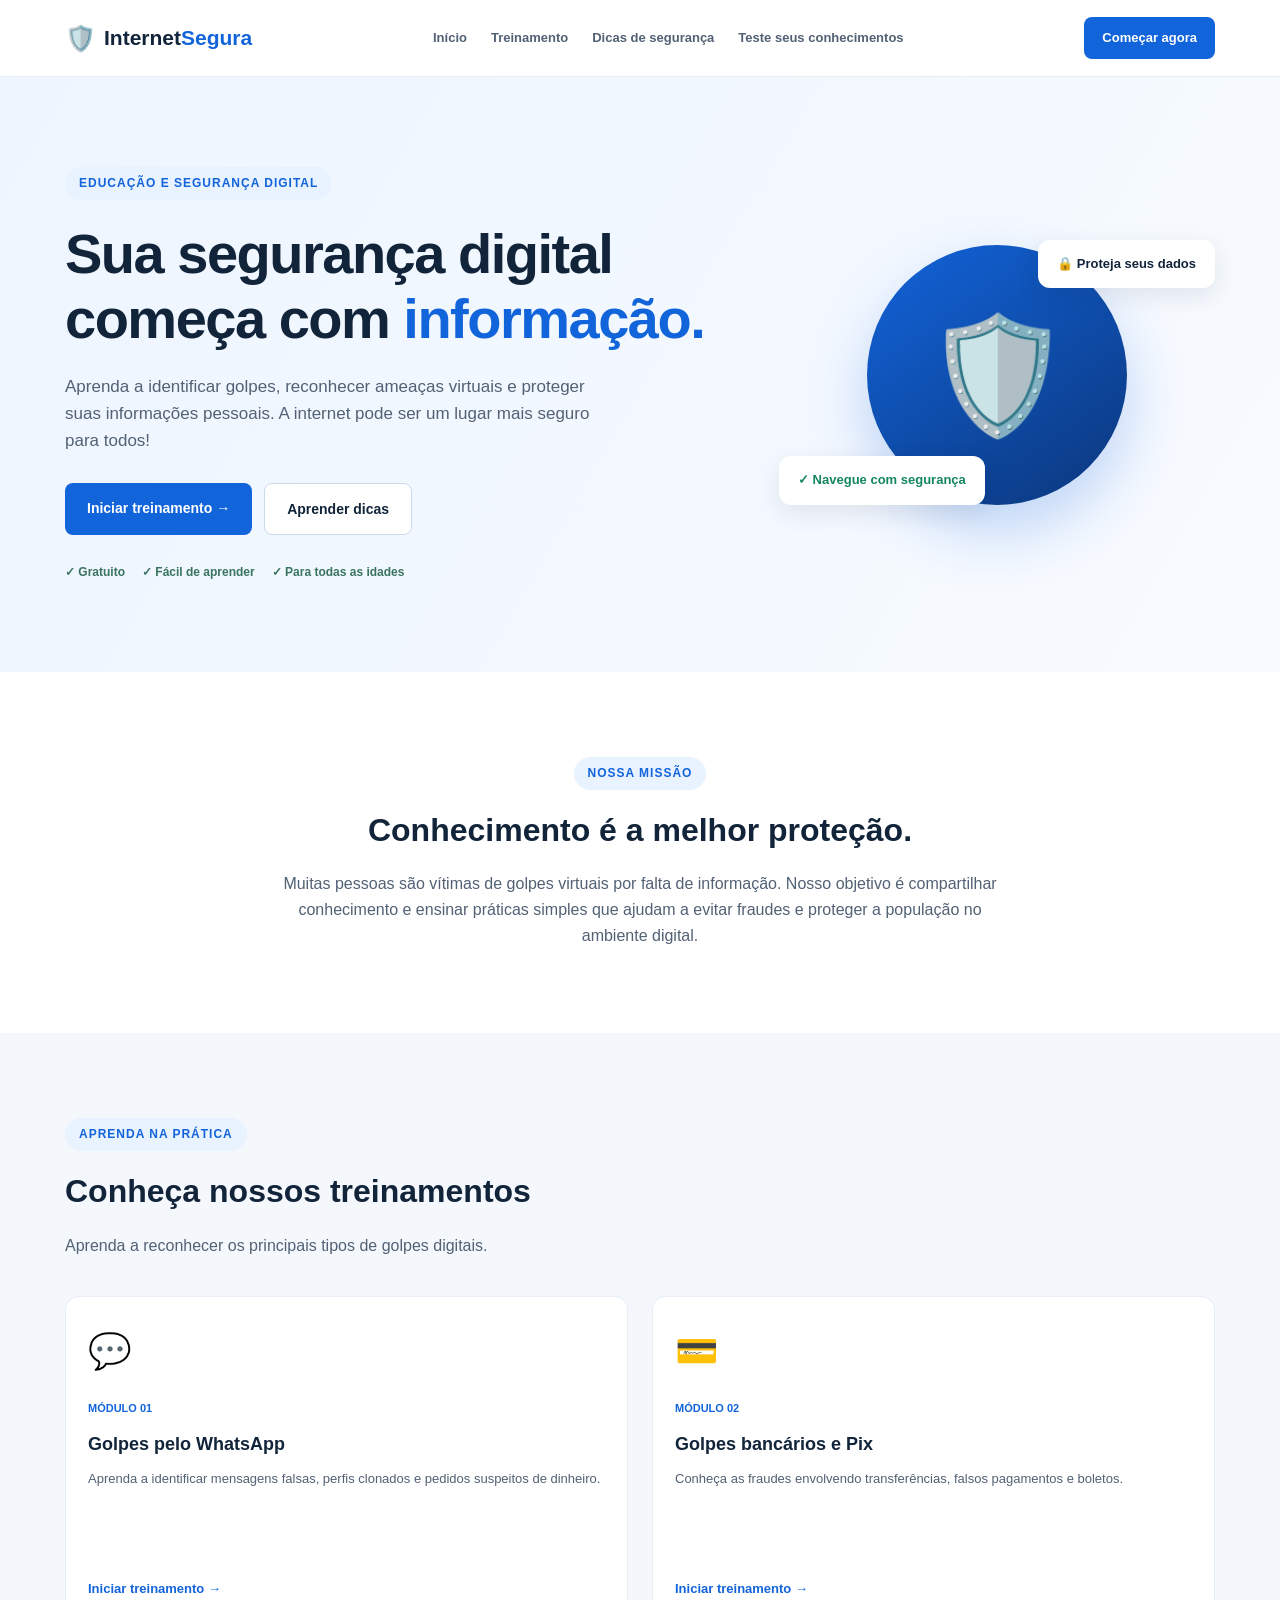
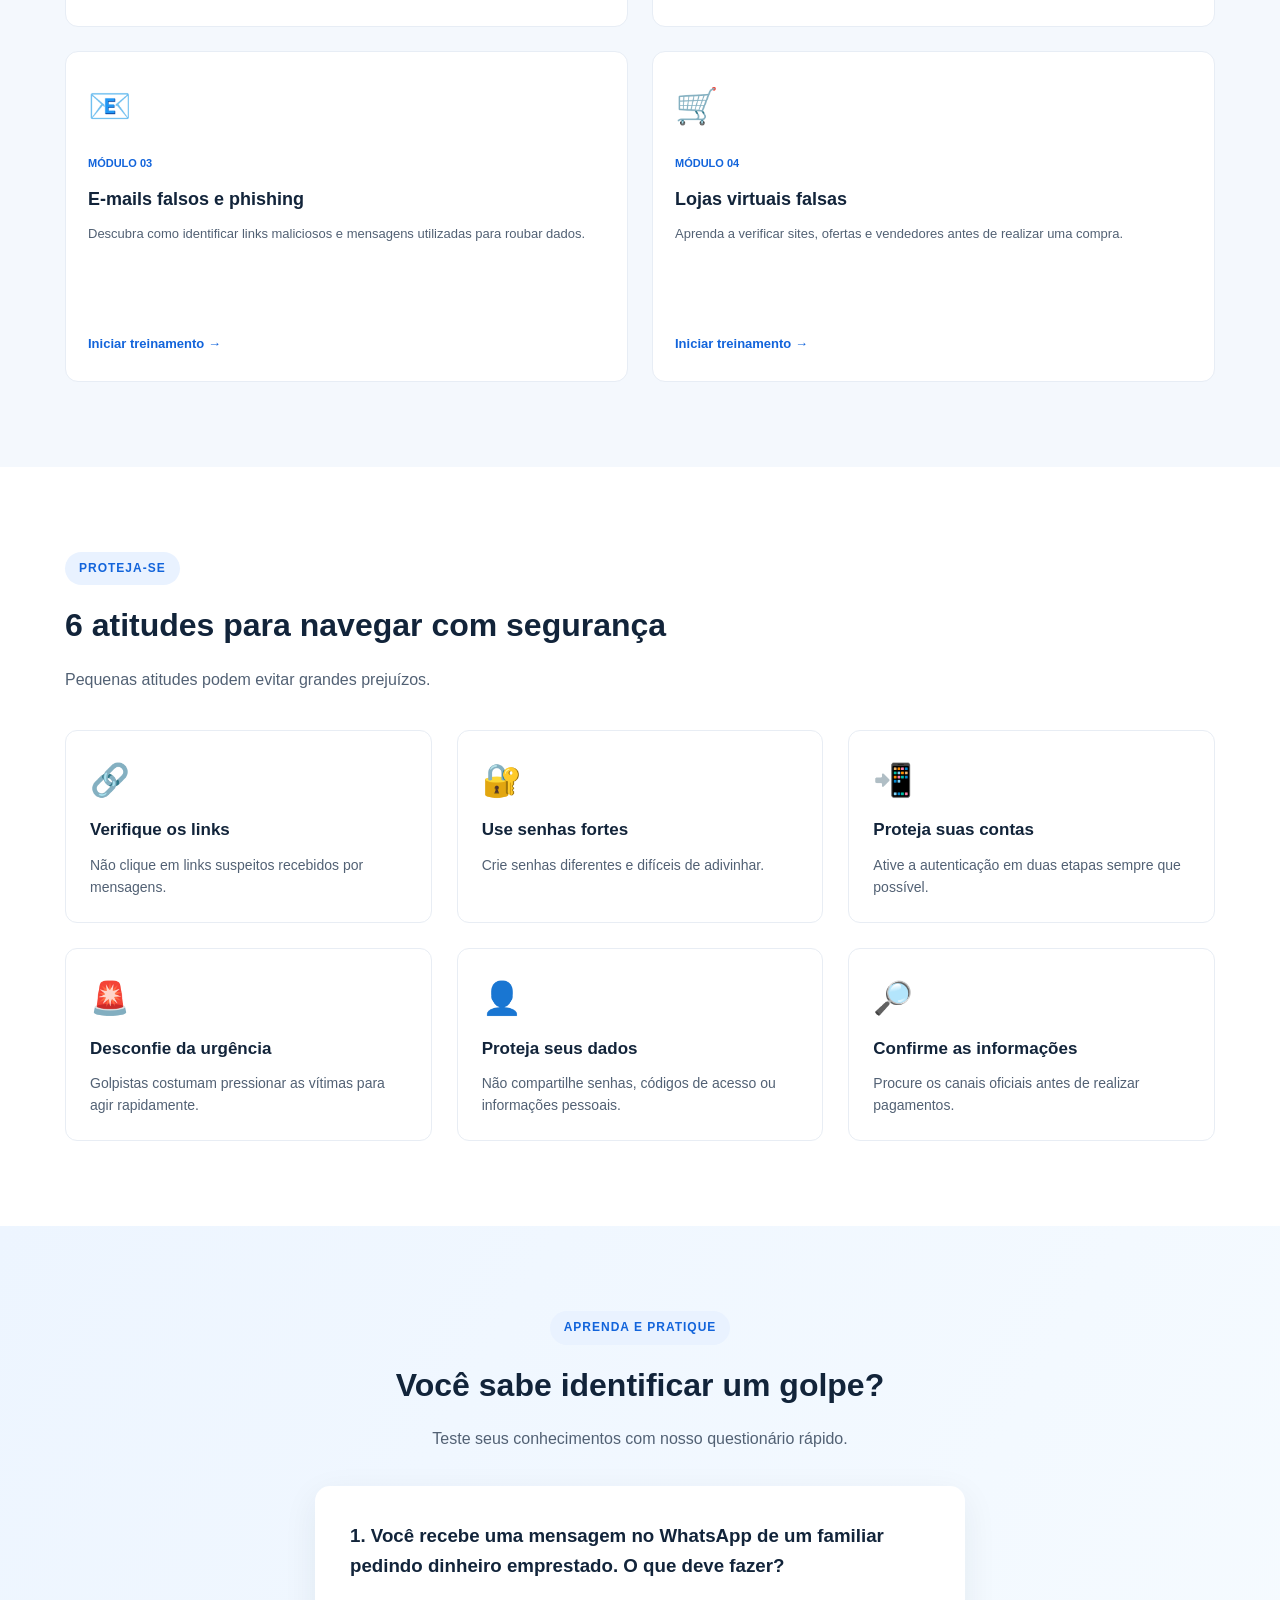
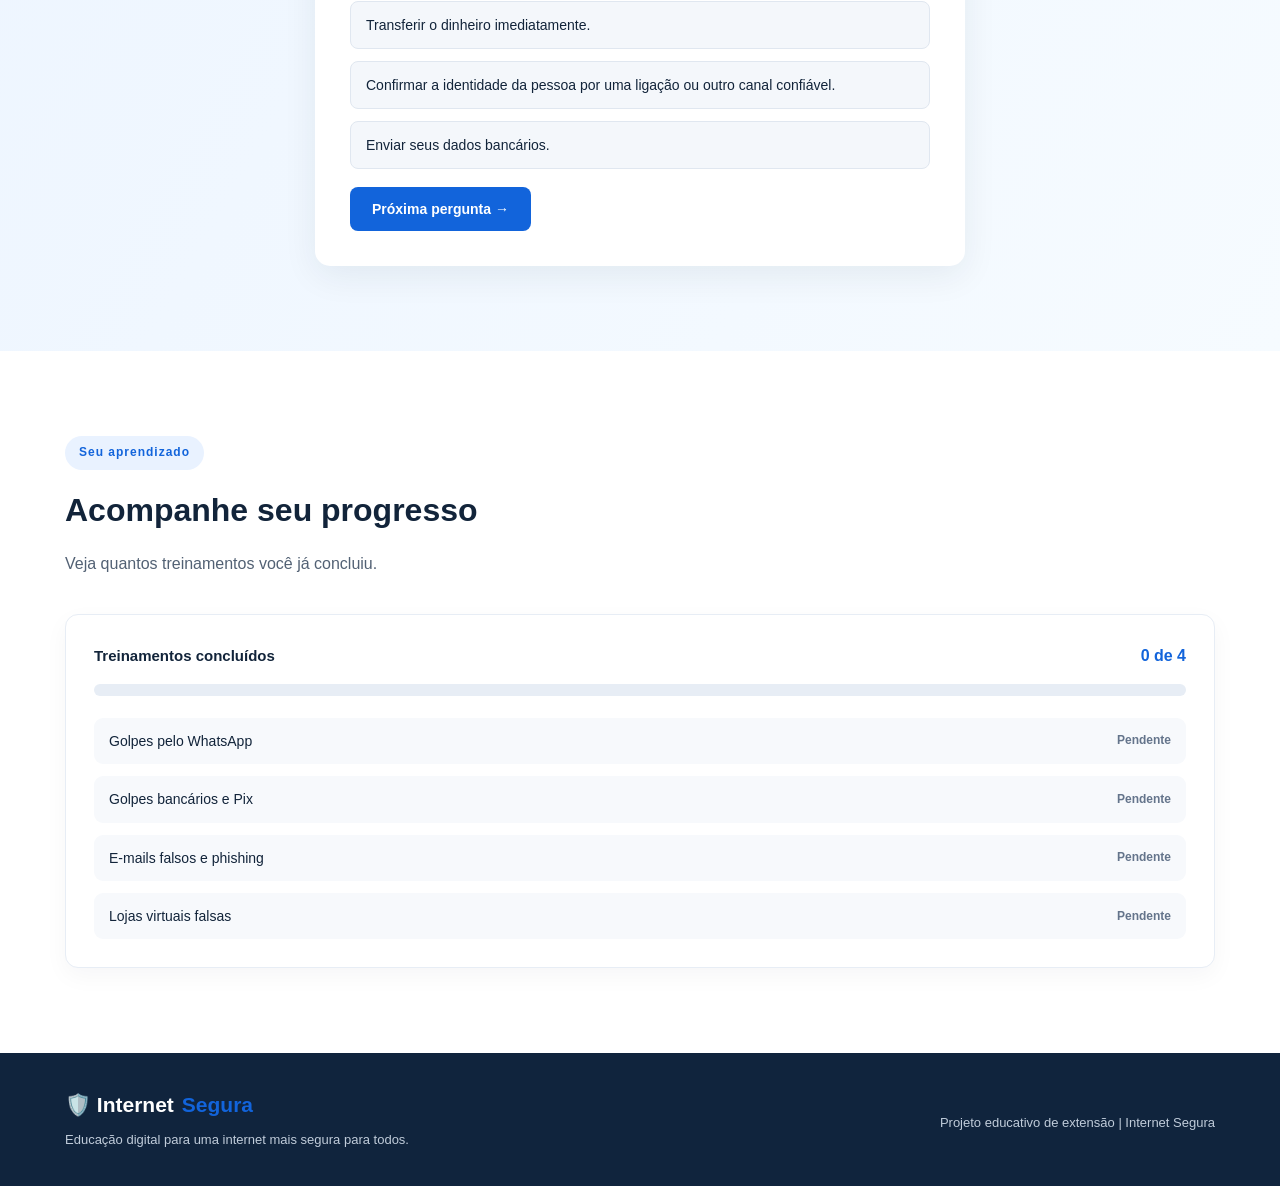
<file: index.html>
<!DOCTYPE html>
<html lang="pt-BR">
<head>
    <meta charset="UTF-8">
    <meta name="viewport" content="width=device-width, initial-scale=1.0">
    <meta name="description" content="Aprenda a identificar golpes virtuais e proteger seus dados pessoais com o projeto Internet Segura.">
    <title>Internet Segura | Proteja-se no mundo digital</title>
    <link rel="stylesheet" href="style.css">
</head>
<body>

    <header class="header">
        <div class="container nav-container">
            <a href="#" class="logo">
                <span class="logo-icon">🛡️</span>
                <span>Internet<span class="logo-highlight">Segura</span></span>
            </a>

            <nav class="nav-menu">
                <a href="#inicio">Início</a>
                <a href="#treinamento">Treinamento</a>
                <a href="#dicas">Dicas de segurança</a>
                <a href="#quiz">Teste seus conhecimentos</a>
            </nav>

            <a href="#treinamento" class="nav-button">Começar agora</a>
        </div>
    </header>

    <main>

        <section class="hero" id="inicio">
            <div class="container hero-content">

                <div class="hero-text">
                    <span class="tag">EDUCAÇÃO E SEGURANÇA DIGITAL</span>

                    <h1>
                        Sua segurança digital começa com
                        <span>informação.</span>
                    </h1>

                    <p>
                        Aprenda a identificar golpes, reconhecer ameaças
                        virtuais e proteger suas informações pessoais.
                        A internet pode ser um lugar mais seguro para todos!
                    </p>

                    <div class="hero-buttons">
                        <a href="#treinamento" class="btn-primary">
                            Iniciar treinamento →
                        </a>
                        <a href="#dicas" class="btn-secondary">
                            Aprender dicas
                        </a>
                    </div>

                    <div class="hero-info">
                        <span>✓ Gratuito</span>
                        <span>✓ Fácil de aprender</span>
                        <span>✓ Para todas as idades</span>
                    </div>
                </div>

                <div class="hero-image">
                    <div class="shield-circle">
                        <span>🛡️</span>
                    </div>
                    <div class="floating-card card-top">
                        🔒 Proteja seus dados
                    </div>
                    <div class="floating-card card-bottom">
                        ✓ Navegue com segurança
                    </div>
                </div>

            </div>
        </section>

        <section class="intro section-padding">
            <div class="container text-center">
                <span class="tag">NOSSA MISSÃO</span>
                <h2>Conhecimento é a melhor proteção.</h2>
                <p>
                    Muitas pessoas são vítimas de golpes virtuais por falta
                    de informação. Nosso objetivo é compartilhar conhecimento
                    e ensinar práticas simples que ajudam a evitar fraudes
                    e proteger a população no ambiente digital.
                </p>
            </div>
        </section>

        <section class="training section-padding" id="treinamento">
            <div class="container">
                <div class="section-heading">
                    <span class="tag">APRENDA NA PRÁTICA</span>
                    <h2>Conheça nossos treinamentos</h2>
                    <p>Aprenda a reconhecer os principais tipos de golpes digitais.</p>
                </div>

                <div class="training-grid">

                    <article class="training-card">
                        <div class="card-icon">💬</div>
                        <span class="module-number">MÓDULO 01</span>
                        <h3>Golpes pelo WhatsApp</h3>
                        <p>Aprenda a identificar mensagens falsas, perfis clonados e pedidos suspeitos de dinheiro.</p>
                        <a href="modulo-whatsapp.html">Iniciar treinamento →</a>
                    </article>

                    <article class="training-card">
                        <div class="card-icon">💳</div>
                        <span class="module-number">MÓDULO 02</span>
                        <h3>Golpes bancários e Pix</h3>
                        <p>Conheça as fraudes envolvendo transferências, falsos pagamentos e boletos.</p>
                       <a href="modulo-pix.html">Iniciar treinamento →</a>
                    </article>

                    <article class="training-card">
                        <div class="card-icon">📧</div>
                        <span class="module-number">MÓDULO 03</span>
                        <h3>E-mails falsos e phishing</h3>
                        <p>Descubra como identificar links maliciosos e mensagens utilizadas para roubar dados.</p>
                        <a href="modulo-phishing.html">Iniciar treinamento →</a>
                    </article>

                    <article class="training-card">
                        <div class="card-icon">🛒</div>
                        <span class="module-number">MÓDULO 04</span>
                        <h3>Lojas virtuais falsas</h3>
                        <p>Aprenda a verificar sites, ofertas e vendedores antes de realizar uma compra.</p>
                        <a href="modulo-lojas.html">Iniciar treinamento →</a>
                    </article>

                </div>
            </div>
        </section>

        <section class="tips section-padding" id="dicas">
            <div class="container">
                <div class="section-heading">
                    <span class="tag">PROTEJA-SE</span>
                    <h2>6 atitudes para navegar com segurança</h2>
                    <p>Pequenas atitudes podem evitar grandes prejuízos.</p>
                </div>

                <div class="tips-grid">
                    <div class="tip-item">
                        <span>🔗</span>
                        <h3>Verifique os links</h3>
                        <p>Não clique em links suspeitos recebidos por mensagens.</p>
                    </div>

                    <div class="tip-item">
                        <span>🔐</span>
                        <h3>Use senhas fortes</h3>
                        <p>Crie senhas diferentes e difíceis de adivinhar.</p>
                    </div>

                    <div class="tip-item">
                        <span>📲</span>
                        <h3>Proteja suas contas</h3>
                        <p>Ative a autenticação em duas etapas sempre que possível.</p>
                    </div>

                    <div class="tip-item">
                        <span>🚨</span>
                        <h3>Desconfie da urgência</h3>
                        <p>Golpistas costumam pressionar as vítimas para agir rapidamente.</p>
                    </div>

                    <div class="tip-item">
                        <span>👤</span>
                        <h3>Proteja seus dados</h3>
                        <p>Não compartilhe senhas, códigos de acesso ou informações pessoais.</p>
                    </div>

                    <div class="tip-item">
                        <span>🔎</span>
                        <h3>Confirme as informações</h3>
                        <p>Procure os canais oficiais antes de realizar pagamentos.</p>
                    </div>
                </div>
            </div>
        </section>

        <section class="quiz-section section-padding" id="quiz">
            <div class="container quiz-container">
                <span class="tag">APRENDA E PRATIQUE</span>
                <h2>Você sabe identificar um golpe?</h2>
                <p>Teste seus conhecimentos com nosso questionário rápido.</p>

                <div class="quiz-box">
                    <h3 id="question">Carregando pergunta...</h3>

                    <div id="answers" class="answers"></div>

                    <p id="feedback" class="feedback"></p>

                    <button id="next-button" class="btn-primary" hidden>
                        Próxima pergunta →
                    </button>

                    <div id="quiz-result" hidden></div>
                </div>
            </div>
        </section>

     </main>

    <!-- PAINEL DE PROGRESSO -->
<section class="progress-section section-padding">
    <div class="container">
        <div class="section-heading">
            <span class="tag">Seu aprendizado</span>
            <h2>Acompanhe seu progresso</h2>
            <p>Veja quantos treinamentos você já concluiu.</p>
        </div>

        <div class="progress-card">
            <div class="progress-info">
                <strong>Treinamentos concluídos</strong>
                <span id="progress-count">0 de 4</span>
            </div>

            <div class="progress-bar">
                <div id="progress-fill"></div>
            </div>

            <div id="progress-list">
                <p>Carregando seus treinamentos...</p>
            </div>
        </div>
    </div>

</section>

<!-- CERTIFICADO DE CONCLUSAO -->
<section id="certificate-section" class="section-padding" hidden>
    <div class="container">
        <div class="section-heading">
            <span class="tag">PARABÉNS PELA CONQUISTA!</span>
            <h2>Seu certificado está pronto</h2>
            <p>Informe seu nome completo para gerar o certificado de conclusão.</p>
        </div>

        <div class="progress-card">
            <label for="participant-name">Nome completo</label>
            <input
                type="text"
                id="participant-name"
                placeholder="Digite seu nome completo"
            >

            <button id="generate-certificate" class="btn-primary" type="button">
                Gerar meu certificado
            </button>
        </div>
                <div id="certificate-result"></div>
    </div>
</section>

<footer class="footer">

        <div class="container footer-content">
            <div>
                <a href="#inicio" class="logo footer-logo">
                    🛡️ Internet<span class="logo-highlight">Segura</span>
                </a>
                <p>Educação digital para uma internet mais segura para todos.</p>
            </div>

            <p class="footer-copy">
                Projeto educativo de extensão | Internet Segura
            </p>
        </div>
    </footer>

    <script src="script.js"></script>
<script src="progress.js"></script>
</body>
</html>
</file>
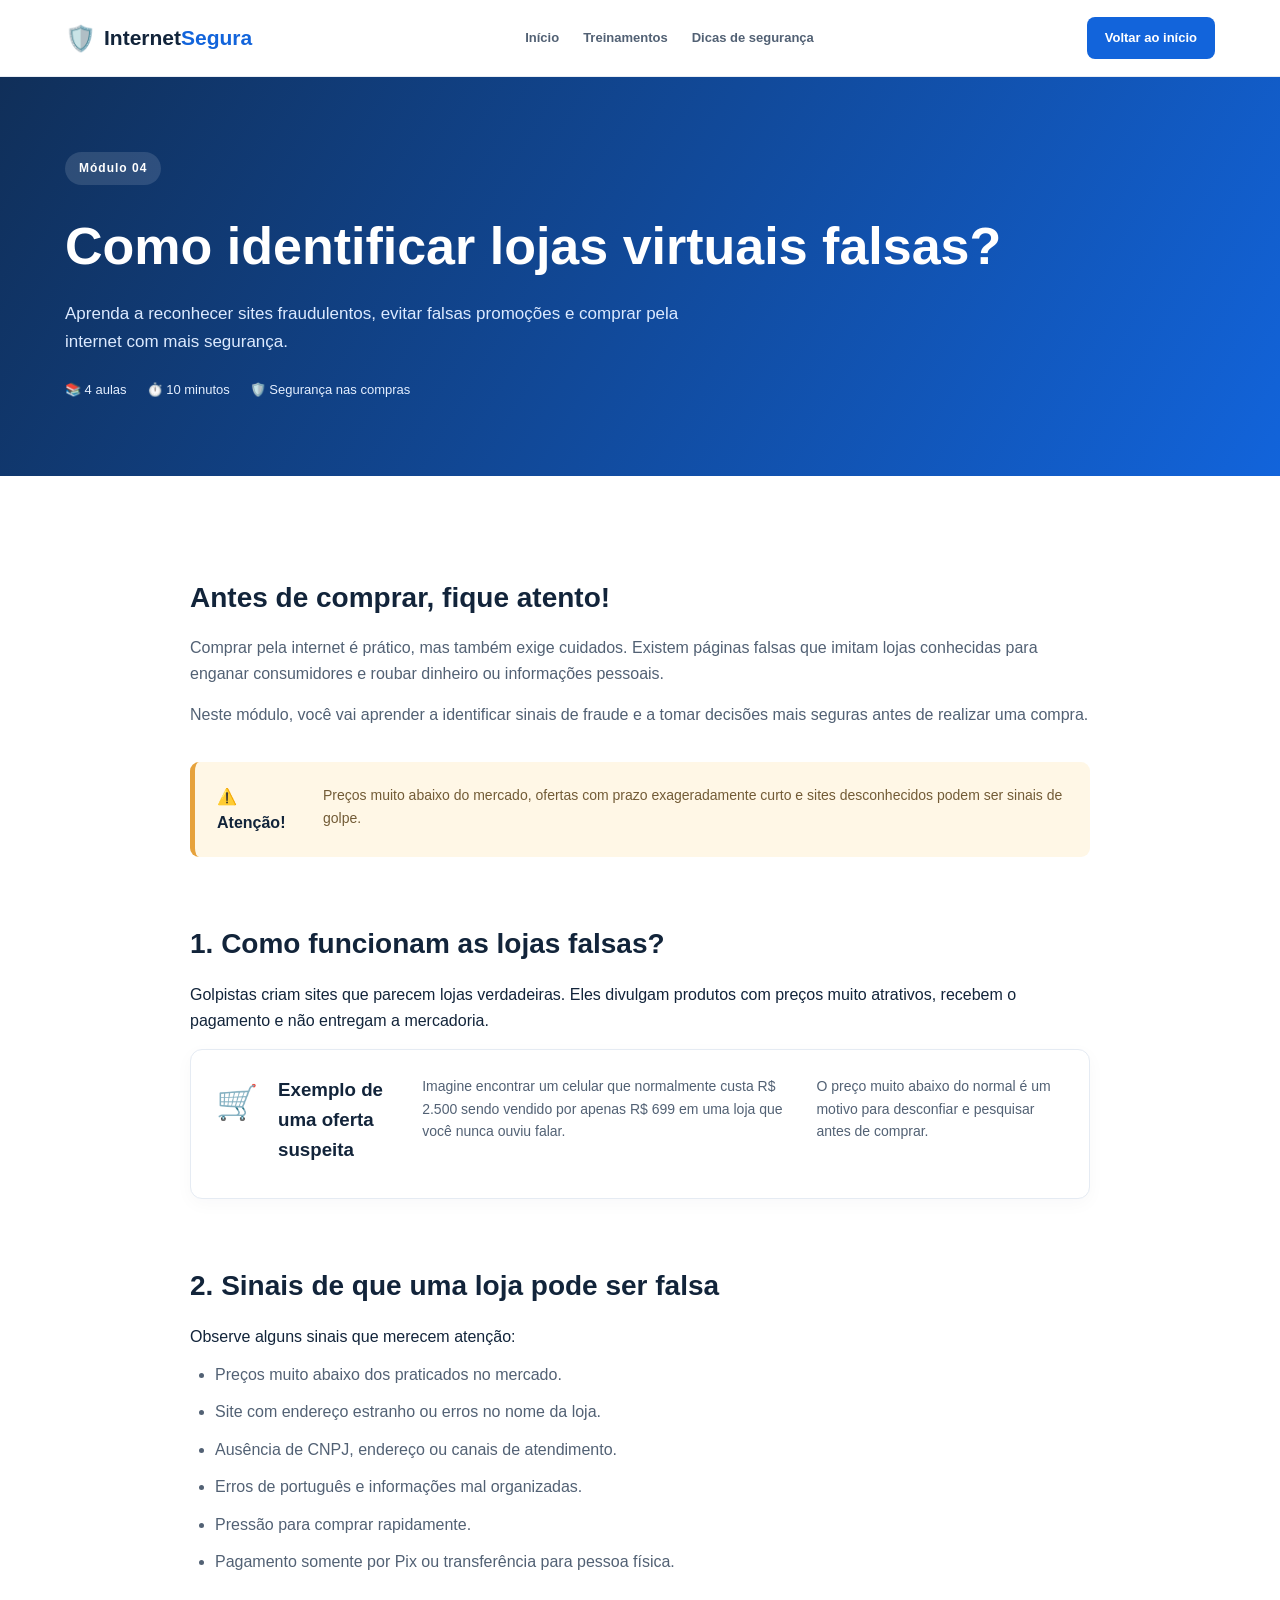
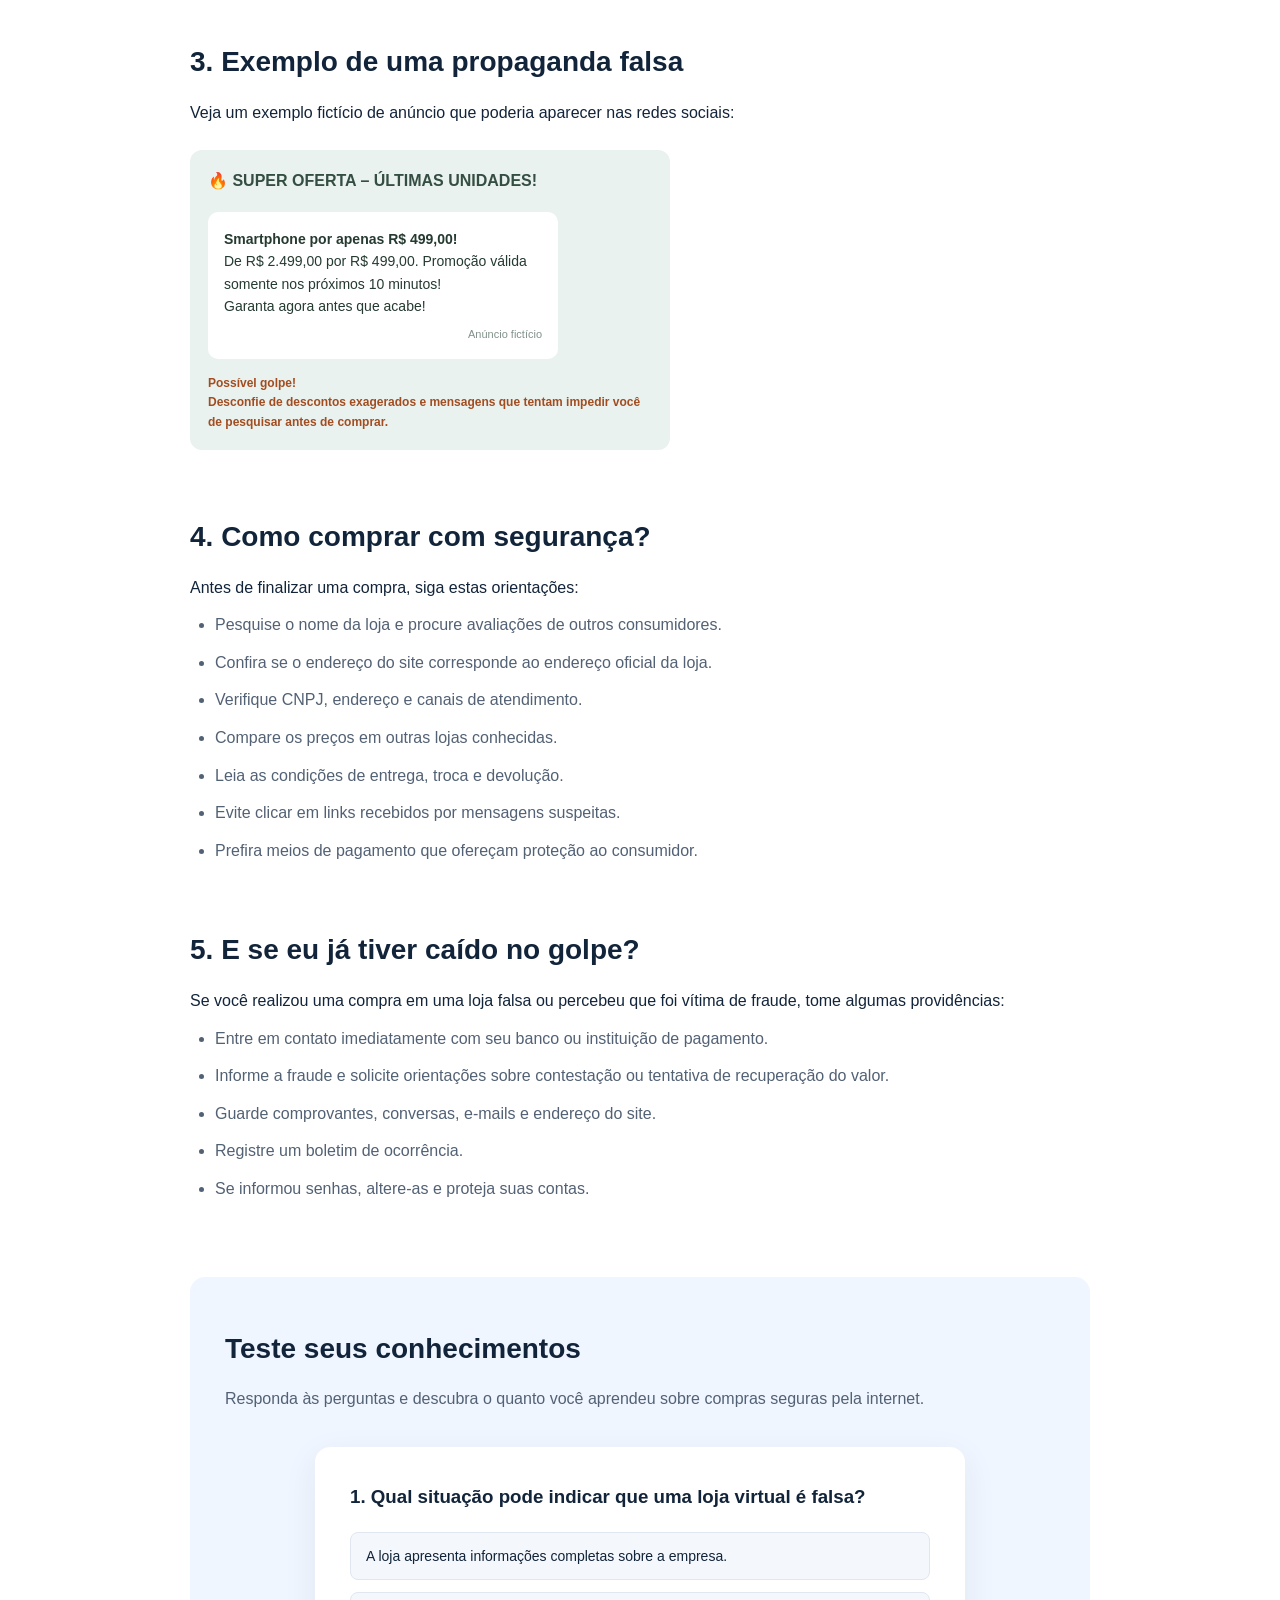
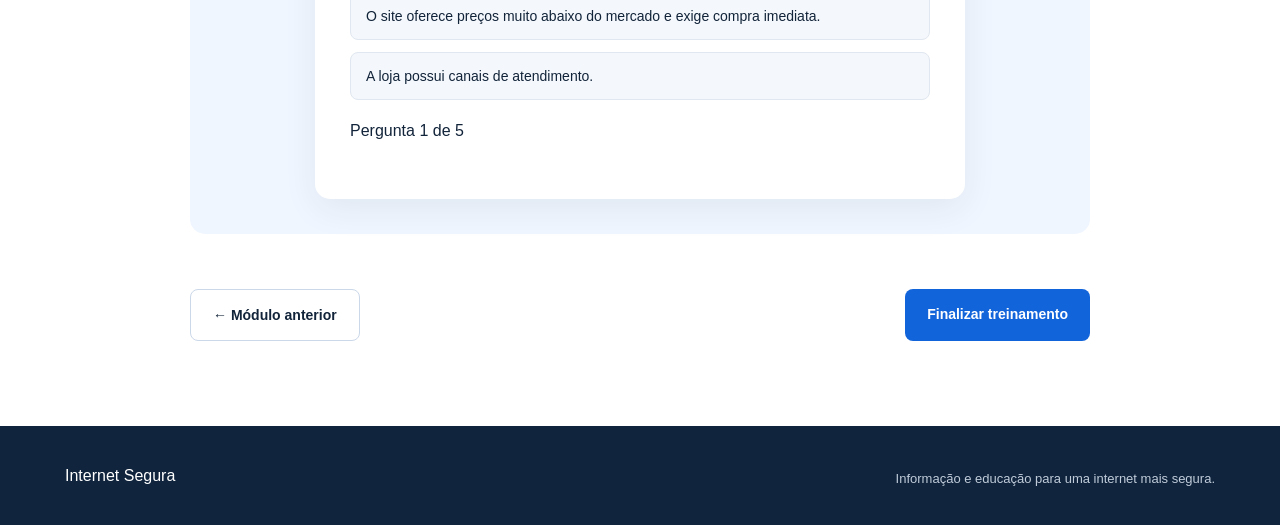
<file: modulo-lojas.html>
<!DOCTYPE html>
<html lang="pt-BR">
<head>
    <meta charset="UTF-8">
    <meta name="viewport" content="width=device-width, initial-scale=1.0">
    <title>Módulo 4 - Lojas Virtuais Falsas | Internet Segura</title>
    <link rel="stylesheet" href="style.css">
</head>
<body>

    <header class="header">
        <div class="container nav-container">
            <a href="index.html" class="logo">
                <span class="logo-icon">🛡️</span>
                <span>Internet<span class="logo-highlight">Segura</span></span>
            </a>

            <nav class="nav-menu">
                <a href="index.html">Início</a>
                <a href="index.html#treinamento">Treinamentos</a>
                <a href="index.html#dicas">Dicas de segurança</a>
            </nav>

            <a href="index.html" class="nav-button">Voltar ao início</a>
        </div>
    </header>

    <main>
        <section class="module-hero">
            <div class="container">
                <span class="tag">Módulo 04</span>
                <h1>Como identificar lojas virtuais falsas?</h1>
                <p>
                    Aprenda a reconhecer sites fraudulentos, evitar falsas
                    promoções e comprar pela internet com mais segurança.
                </p>

                <div class="module-meta">
                    <span>📚 4 aulas</span>
                    <span>⏱️ 10 minutos</span>
                    <span>🛡️ Segurança nas compras</span>
                </div>
            </div>
        </section>

        <section class="section-padding">
            <div class="container module-content">

                <div class="module-introduction">
                    <h2>Antes de comprar, fique atento!</h2>
                    <p>
                        Comprar pela internet é prático, mas também exige
                        cuidados. Existem páginas falsas que imitam lojas
                        conhecidas para enganar consumidores e roubar dinheiro
                        ou informações pessoais.
                    </p>
                    <p>
                        Neste módulo, você vai aprender a identificar sinais
                        de fraude e a tomar decisões mais seguras antes de
                        realizar uma compra.
                    </p>
                </div>

                <div class="warning-box">
                    <strong>⚠️ Atenção!</strong>
                    <p>
                        Preços muito abaixo do mercado, ofertas com prazo
                        exageradamente curto e sites desconhecidos podem
                        ser sinais de golpe.
                    </p>
                </div>

                <article class="module-topic">
                    <h2>1. Como funcionam as lojas falsas?</h2>
                    <p>
                        Golpistas criam sites que parecem lojas verdadeiras.
                        Eles divulgam produtos com preços muito atrativos,
                        recebem o pagamento e não entregam a mercadoria.
                    </p>

                    <div class="lesson-card">
                        <div class="lesson-icon">🛒</div>
                        <h3>Exemplo de uma oferta suspeita</h3>
                        <p>
                            Imagine encontrar um celular que normalmente custa
                            R$ 2.500 sendo vendido por apenas R$ 699 em uma
                            loja que você nunca ouviu falar.
                        </p>
                        <p>
                            O preço muito abaixo do normal é um motivo para
                            desconfiar e pesquisar antes de comprar.
                        </p>
                    </div>
                </article>

                <article class="module-topic">
                    <h2>2. Sinais de que uma loja pode ser falsa</h2>
                    <p>Observe alguns sinais que merecem atenção:</p>

                    <ul class="security-list">
                        <li>Preços muito abaixo dos praticados no mercado.</li>
                        <li>Site com endereço estranho ou erros no nome da loja.</li>
                        <li>Ausência de CNPJ, endereço ou canais de atendimento.</li>
                        <li>Erros de português e informações mal organizadas.</li>
                        <li>Pressão para comprar rapidamente.</li>
                        <li>Pagamento somente por Pix ou transferência para pessoa física.</li>
                    </ul>
                </article>

                <article class="module-topic">
                    <h2>3. Exemplo de uma propaganda falsa</h2>
                    <p>
                        Veja um exemplo fictício de anúncio que poderia
                        aparecer nas redes sociais:
                    </p>

                    <div class="fake-message">
                        <div class="message-header">
                            <strong>🔥 SUPER OFERTA – ÚLTIMAS UNIDADES!</strong>
                        </div>

                        <div class="message-bubble">
                            <p><strong>Smartphone por apenas R$ 499,00!</strong></p>
                            <p>
                                De R$ 2.499,00 por R$ 499,00.
                                Promoção válida somente nos próximos 10 minutos!
                            </p>
                            <p>Garanta agora antes que acabe!</p>
                            <span class="message-time">Anúncio fictício</span>
                        </div>

                        <div class="message-alert">
                            <strong>Possível golpe!</strong>
                            <p>
                                Desconfie de descontos exagerados e mensagens
                                que tentam impedir você de pesquisar antes de comprar.
                            </p>
                        </div>
                    </div>
                </article>

                <article class="module-topic">
                    <h2>4. Como comprar com segurança?</h2>
                    <p>
                        Antes de finalizar uma compra, siga estas orientações:
                    </p>

                    <ul class="security-list">
                        <li>Pesquise o nome da loja e procure avaliações de outros consumidores.</li>
                        <li>Confira se o endereço do site corresponde ao endereço oficial da loja.</li>
                        <li>Verifique CNPJ, endereço e canais de atendimento.</li>
                        <li>Compare os preços em outras lojas conhecidas.</li>
                        <li>Leia as condições de entrega, troca e devolução.</li>
                        <li>Evite clicar em links recebidos por mensagens suspeitas.</li>
                        <li>Prefira meios de pagamento que ofereçam proteção ao consumidor.</li>
                    </ul>
                </article>

                <article class="module-topic">
                    <h2>5. E se eu já tiver caído no golpe?</h2>
                    <p>
                        Se você realizou uma compra em uma loja falsa ou
                        percebeu que foi vítima de fraude, tome algumas
                        providências:
                    </p>

                    <ul class="security-list">
                        <li>Entre em contato imediatamente com seu banco ou instituição de pagamento.</li>
                        <li>Informe a fraude e solicite orientações sobre contestação ou tentativa de recuperação do valor.</li>
                        <li>Guarde comprovantes, conversas, e-mails e endereço do site.</li>
                        <li>Registre um boletim de ocorrência.</li>
                        <li>Se informou senhas, altere-as e proteja suas contas.</li>
                    </ul>
                </article>

                <section class="module-quiz" id="quiz">
                    <h2>Teste seus conhecimentos</h2>
                    <p>
                        Responda às perguntas e descubra o quanto você aprendeu
                        sobre compras seguras pela internet.
                    </p>

                    <div class="quiz-box">
                        <div id="quiz-container"></div>
                        <div id="quiz-result"></div>
                        <button id="restart-quiz" class="btn-primary" style="display: none;">
                            Refazer questionário
                        </button>
                    </div>
                </section>

                <div class="module-navigation">
                    <a href="modulo-phishing.html" class="btn-secondary">
                        ← Módulo anterior
                    </a>
                    <a href="index.html" class="btn-primary">
                        Finalizar treinamento
                    </a>
                </div>

            </div>
        </section>
    </main>

    <footer class="footer">
        <div class="container footer-content">
            <div class="footer-logo">Internet Segura</div>
            <p class="footer-copy">
                Informação e educação para uma internet mais segura.
            </p>
        </div>
    </footer>

    <script src="script-lojas.js"></script>
</body>
</html>
</file>
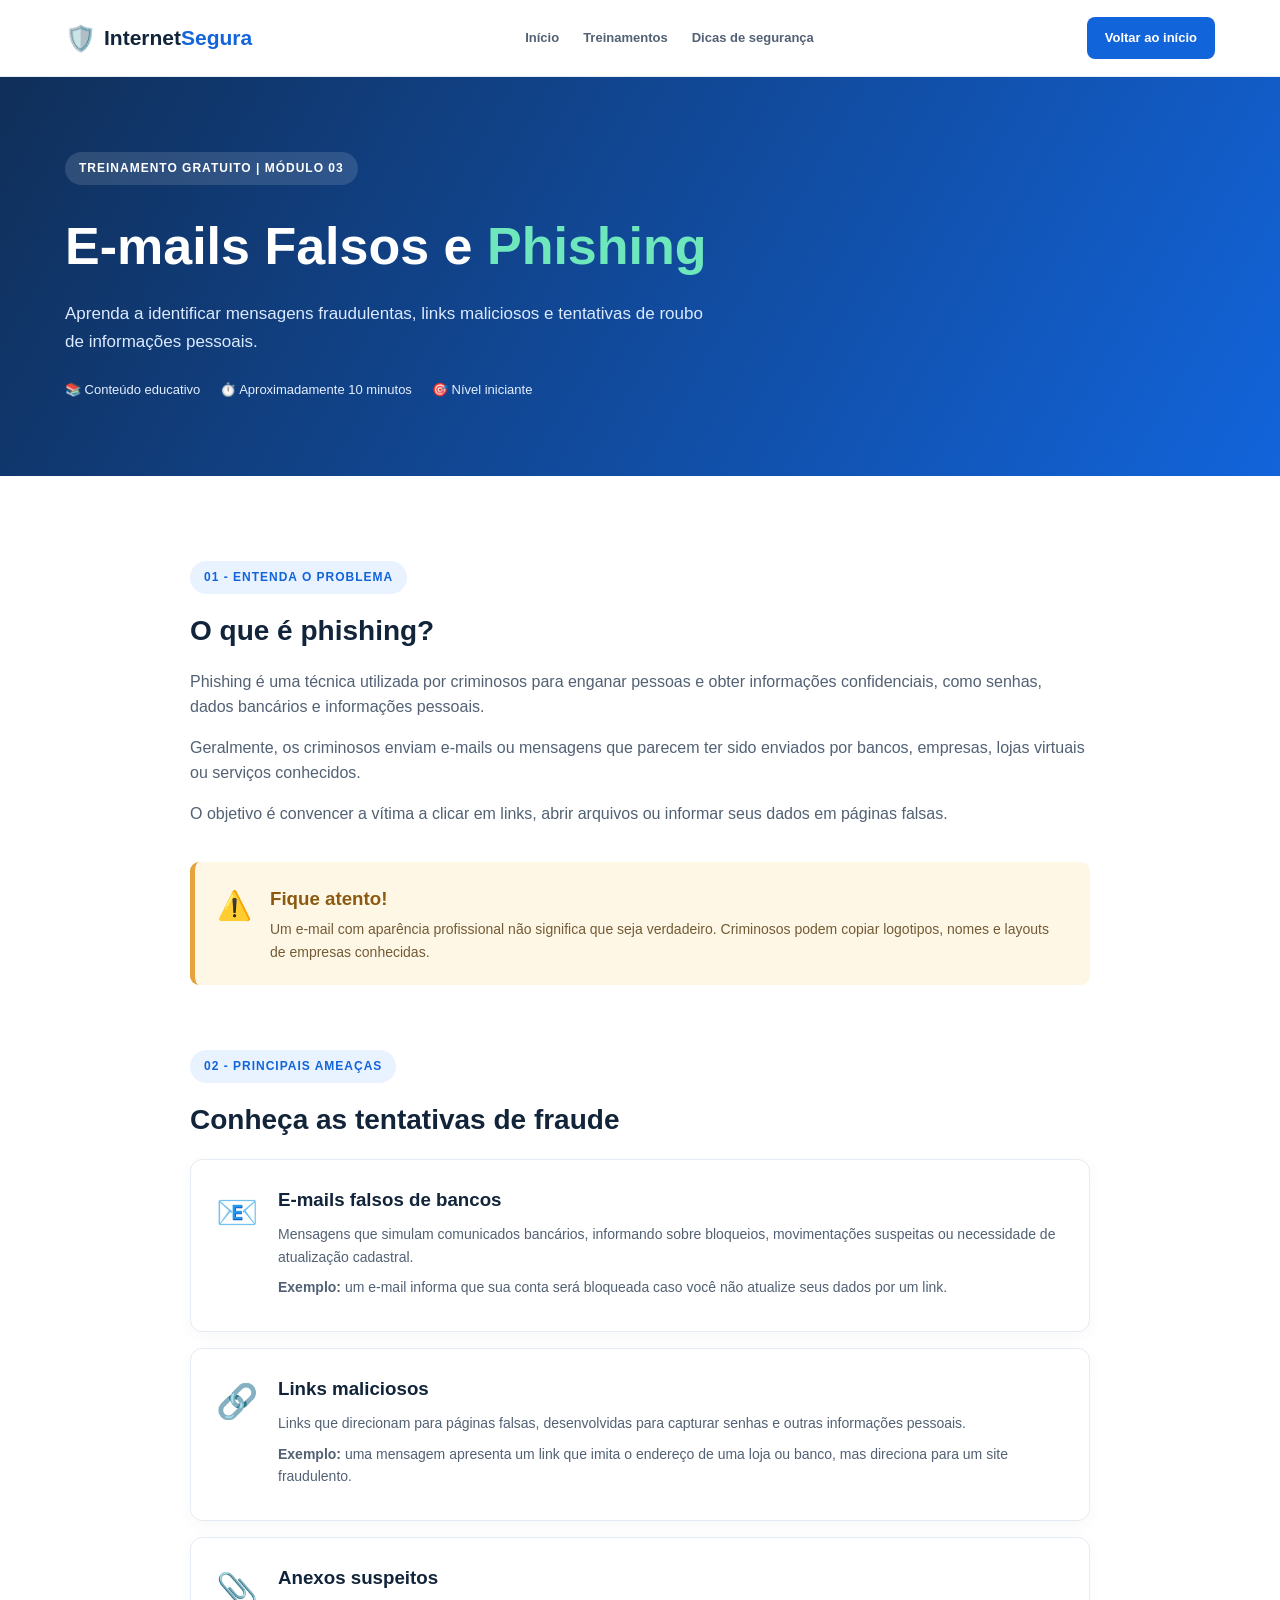
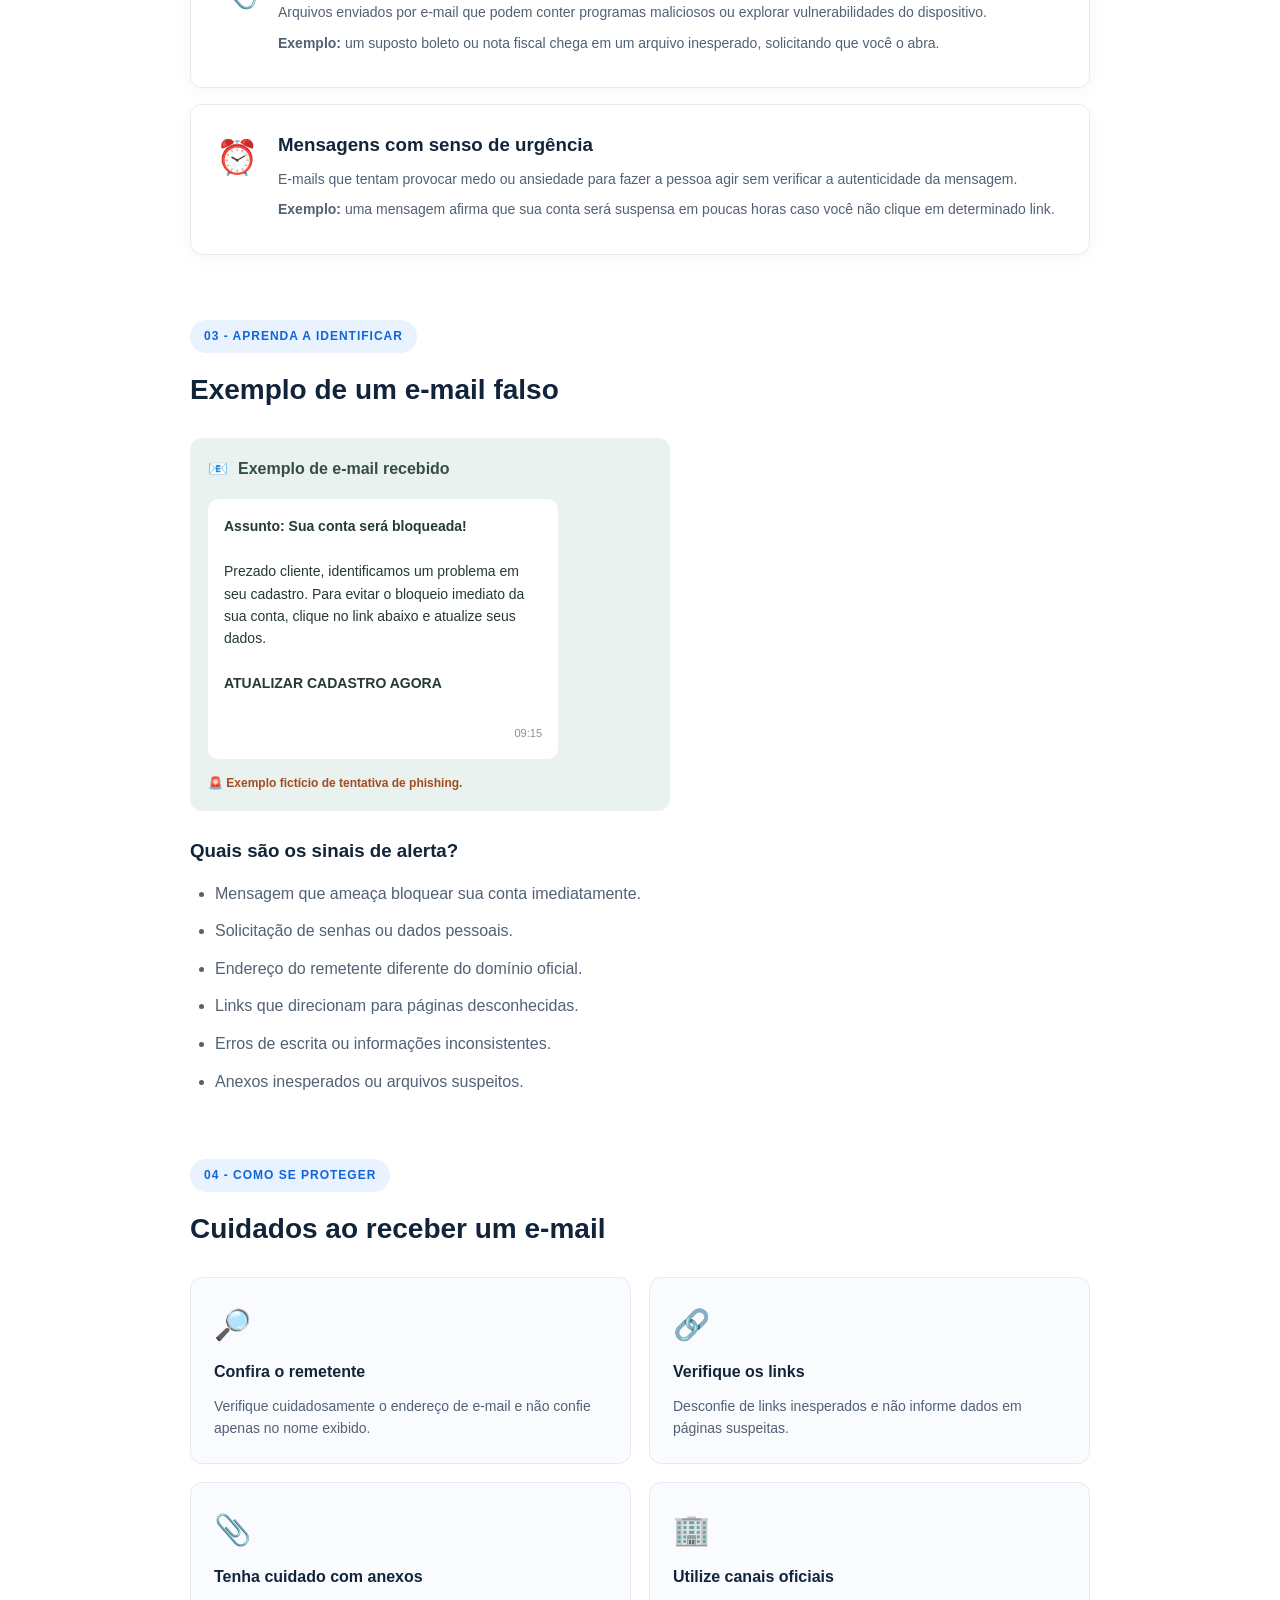
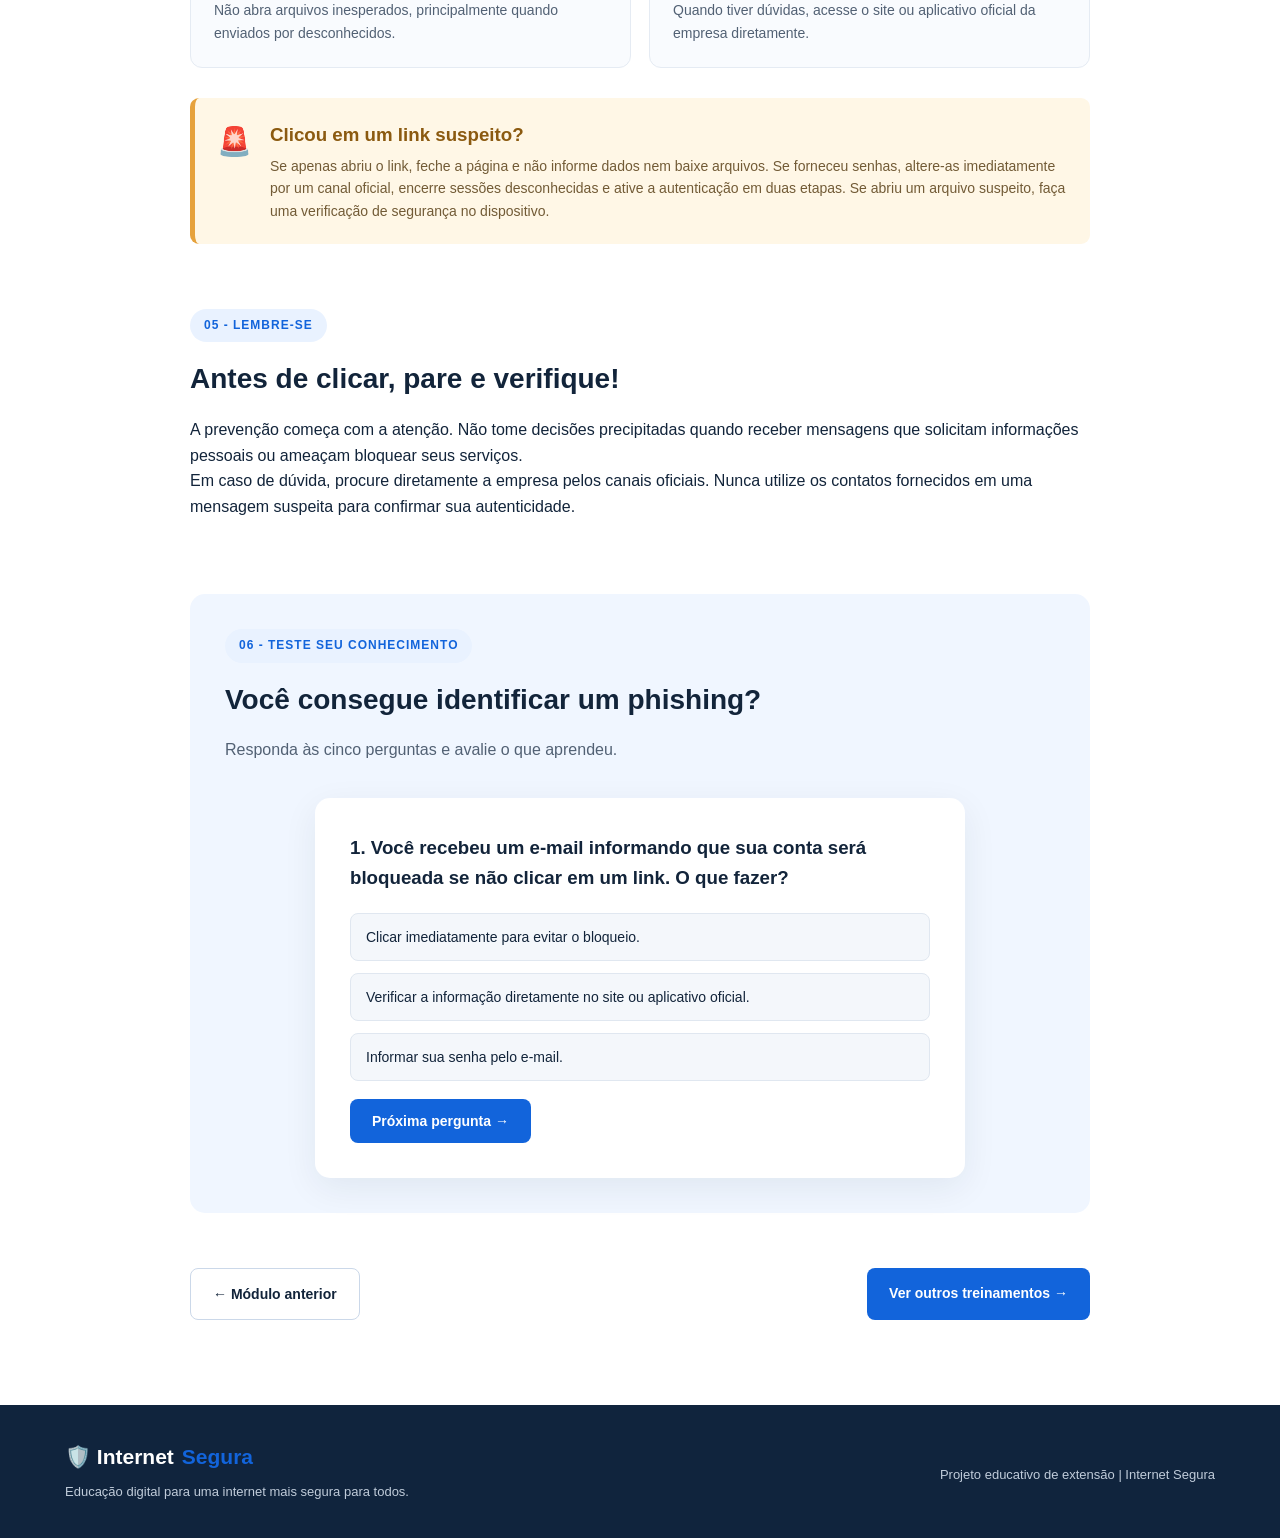
<file: modulo-phishing.html>
<!DOCTYPE html>
<html lang="pt-BR">
<head>
    <meta charset="UTF-8">
    <meta name="viewport" content="width=device-width, initial-scale=1.0">
    <meta name="description" content="Aprenda a identificar e-mails falsos, links maliciosos e tentativas de phishing.">
    <title>Módulo 03 | E-mails Falsos e Phishing</title>
    <link rel="stylesheet" href="style.css">
</head>

<body>

<header class="header">
    <div class="container nav-container">
        <a href="index.html" class="logo">
            <span class="logo-icon">🛡️</span>
            <span>Internet<span class="logo-highlight">Segura</span></span>
        </a>

        <nav class="nav-menu">
            <a href="index.html">Início</a>
            <a href="index.html#treinamento">Treinamentos</a>
            <a href="index.html#dicas">Dicas de segurança</a>
        </nav>

        <a href="index.html" class="nav-button">Voltar ao início</a>
    </div>
</header>

<main>

    <section class="module-hero">
        <div class="container">
            <span class="tag">TREINAMENTO GRATUITO | MÓDULO 03</span>

            <h1>E-mails Falsos e <span>Phishing</span></h1>

            <p>
                Aprenda a identificar mensagens fraudulentas, links maliciosos
                e tentativas de roubo de informações pessoais.
            </p>

            <div class="module-meta">
                <span>📚 Conteúdo educativo</span>
                <span>⏱️ Aproximadamente 10 minutos</span>
                <span>🎯 Nível iniciante</span>
            </div>
        </div>
    </section>

    <section class="section-padding">
        <div class="container module-content">

            <div class="module-introduction">
                <span class="tag">01 - ENTENDA O PROBLEMA</span>
                <h2>O que é phishing?</h2>

                <p>
                    Phishing é uma técnica utilizada por criminosos para
                    enganar pessoas e obter informações confidenciais,
                    como senhas, dados bancários e informações pessoais.
                </p>

                <p>
                    Geralmente, os criminosos enviam e-mails ou mensagens
                    que parecem ter sido enviados por bancos, empresas,
                    lojas virtuais ou serviços conhecidos.
                </p>

                <p>
                    O objetivo é convencer a vítima a clicar em links,
                    abrir arquivos ou informar seus dados em páginas falsas.
                </p>
            </div>

            <div class="warning-box">
                <span>⚠️</span>
                <div>
                    <h3>Fique atento!</h3>
                    <p>
                        Um e-mail com aparência profissional não significa
                        que seja verdadeiro. Criminosos podem copiar logotipos,
                        nomes e layouts de empresas conhecidas.
                    </p>
                </div>
            </div>

            <div class="module-topic">
                <span class="tag">02 - PRINCIPAIS AMEAÇAS</span>
                <h2>Conheça as tentativas de fraude</h2>

                <div class="lesson-card">
                    <div class="lesson-icon">📧</div>
                    <div>
                        <h3>E-mails falsos de bancos</h3>
                        <p>
                            Mensagens que simulam comunicados bancários,
                            informando sobre bloqueios, movimentações suspeitas
                            ou necessidade de atualização cadastral.
                        </p>
                        <p><strong>Exemplo:</strong> um e-mail informa que
                        sua conta será bloqueada caso você não atualize
                        seus dados por um link.</p>
                    </div>
                </div>

                <div class="lesson-card">
                    <div class="lesson-icon">🔗</div>
                    <div>
                        <h3>Links maliciosos</h3>
                        <p>
                            Links que direcionam para páginas falsas,
                            desenvolvidas para capturar senhas e outras
                            informações pessoais.
                        </p>
                        <p><strong>Exemplo:</strong> uma mensagem apresenta
                        um link que imita o endereço de uma loja ou banco,
                        mas direciona para um site fraudulento.</p>
                    </div>
                </div>

                <div class="lesson-card">
                    <div class="lesson-icon">📎</div>
                    <div>
                        <h3>Anexos suspeitos</h3>
                        <p>
                            Arquivos enviados por e-mail que podem conter
                            programas maliciosos ou explorar vulnerabilidades
                            do dispositivo.
                        </p>
                        <p><strong>Exemplo:</strong> um suposto boleto ou
                        nota fiscal chega em um arquivo inesperado,
                        solicitando que você o abra.</p>
                    </div>
                </div>

                <div class="lesson-card">
                    <div class="lesson-icon">⏰</div>
                    <div>
                        <h3>Mensagens com senso de urgência</h3>
                        <p>
                            E-mails que tentam provocar medo ou ansiedade
                            para fazer a pessoa agir sem verificar
                            a autenticidade da mensagem.
                        </p>
                        <p><strong>Exemplo:</strong> uma mensagem afirma
                        que sua conta será suspensa em poucas horas
                        caso você não clique em determinado link.</p>
                    </div>
                </div>
            </div>

            <div class="module-topic">
                <span class="tag">03 - APRENDA A IDENTIFICAR</span>
                <h2>Exemplo de um e-mail falso</h2>

                <div class="fake-message">
                    <div class="message-header">
                        <span>📧</span>
                        <strong>Exemplo de e-mail recebido</strong>
                    </div>

                    <div class="message-bubble">
                        <strong>Assunto: Sua conta será bloqueada!</strong>
                        <br><br>
                        Prezado cliente, identificamos um problema
                        em seu cadastro. Para evitar o bloqueio
                        imediato da sua conta, clique no link abaixo
                        e atualize seus dados.
                        <br><br>
                        <strong>ATUALIZAR CADASTRO AGORA</strong>
                        <br><br>
                        <span class="message-time">09:15</span>
                    </div>

                    <div class="message-alert">
                        🚨 Exemplo fictício de tentativa de phishing.
                    </div>
                </div>

                <h3>Quais são os sinais de alerta?</h3>

                <ul class="security-list">
                    <li>Mensagem que ameaça bloquear sua conta imediatamente.</li>
                    <li>Solicitação de senhas ou dados pessoais.</li>
                    <li>Endereço do remetente diferente do domínio oficial.</li>
                    <li>Links que direcionam para páginas desconhecidas.</li>
                    <li>Erros de escrita ou informações inconsistentes.</li>
                    <li>Anexos inesperados ou arquivos suspeitos.</li>
                </ul>
            </div>

            <div class="module-topic">
                <span class="tag">04 - COMO SE PROTEGER</span>
                <h2>Cuidados ao receber um e-mail</h2>

                <div class="protection-grid">

                    <div class="protection-card">
                        <span>🔎</span>
                        <h3>Confira o remetente</h3>
                        <p>
                            Verifique cuidadosamente o endereço de e-mail
                            e não confie apenas no nome exibido.
                        </p>
                    </div>

                    <div class="protection-card">
                        <span>🔗</span>
                        <h3>Verifique os links</h3>
                        <p>
                            Desconfie de links inesperados e não informe
                            dados em páginas suspeitas.
                        </p>
                    </div>

                    <div class="protection-card">
                        <span>📎</span>
                        <h3>Tenha cuidado com anexos</h3>
                        <p>
                            Não abra arquivos inesperados, principalmente
                            quando enviados por desconhecidos.
                        </p>
                    </div>

                    <div class="protection-card">
                        <span>🏢</span>
                        <h3>Utilize canais oficiais</h3>
                        <p>
                            Quando tiver dúvidas, acesse o site ou aplicativo
                            oficial da empresa diretamente.
                        </p>
                    </div>

                </div>
            </div>

            <div class="warning-box">
                <span>🚨</span>
                <div>
                    <h3>Clicou em um link suspeito?</h3>
                    <p>
                        Se apenas abriu o link, feche a página e não informe
                        dados nem baixe arquivos. Se forneceu senhas,
                        altere-as imediatamente por um canal oficial,
                        encerre sessões desconhecidas e ative a autenticação
                        em duas etapas. Se abriu um arquivo suspeito,
                        faça uma verificação de segurança no dispositivo.
                    </p>
                </div>
            </div>

            <div class="module-topic">
                <span class="tag">05 - LEMBRE-SE</span>
                <h2>Antes de clicar, pare e verifique!</h2>

                <p>
                    A prevenção começa com a atenção. Não tome decisões
                    precipitadas quando receber mensagens que solicitam
                    informações pessoais ou ameaçam bloquear seus serviços.
                </p>

                <p>
                    Em caso de dúvida, procure diretamente a empresa
                    pelos canais oficiais. Nunca utilize os contatos
                    fornecidos em uma mensagem suspeita para confirmar
                    sua autenticidade.
                </p>
            </div>

            <section class="module-quiz" id="teste">
                <span class="tag">06 - TESTE SEU CONHECIMENTO</span>
                <h2>Você consegue identificar um phishing?</h2>

                <p>
                    Responda às cinco perguntas e avalie o que aprendeu.
                </p>

                <div class="quiz-box">
                    <h3 id="module-question">Carregando pergunta...</h3>

                    <div id="module-answers" class="answers"></div>

                    <p id="module-feedback" class="feedback"></p>

                    <button id="module-next" class="btn-primary" hidden>
                        Próxima pergunta →
                    </button>

                    <div id="module-result" hidden></div>
                </div>
            </section>

            <div class="module-navigation">
                <a href="modulo-pix.html" class="btn-secondary">
                    ← Módulo anterior
                </a>

                <a href="index.html#treinamento" class="btn-primary">
                    Ver outros treinamentos →
                </a>
            </div>

        </div>
    </section>

</main>

<footer class="footer">
    <div class="container footer-content">
        <div>
            <a href="index.html" class="logo footer-logo">
                🛡️ Internet<span class="logo-highlight">Segura</span>
            </a>
            <p>Educação digital para uma internet mais segura para todos.</p>
        </div>

        <p class="footer-copy">
            Projeto educativo de extensão | Internet Segura
        </p>
    </div>
</footer>

<script src="script-phishing.js"></script>

</body>
</html>
</file>
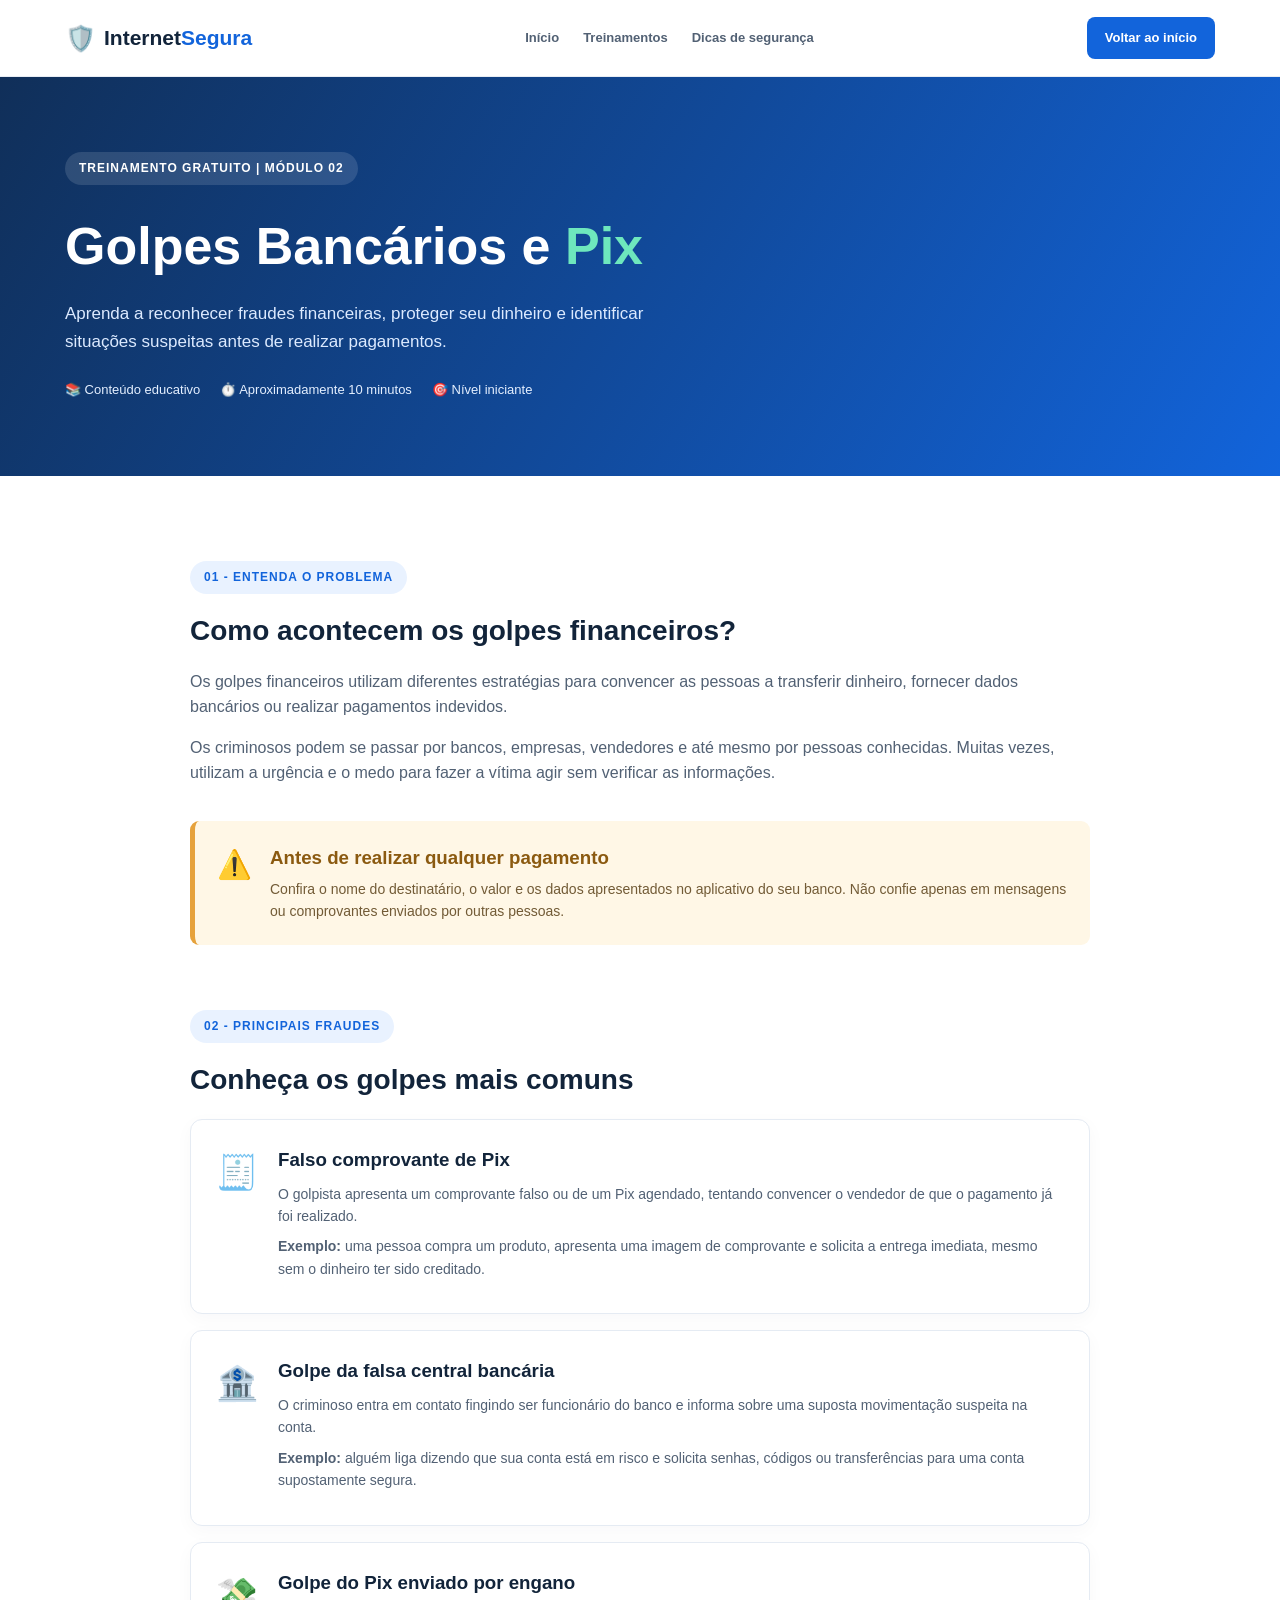
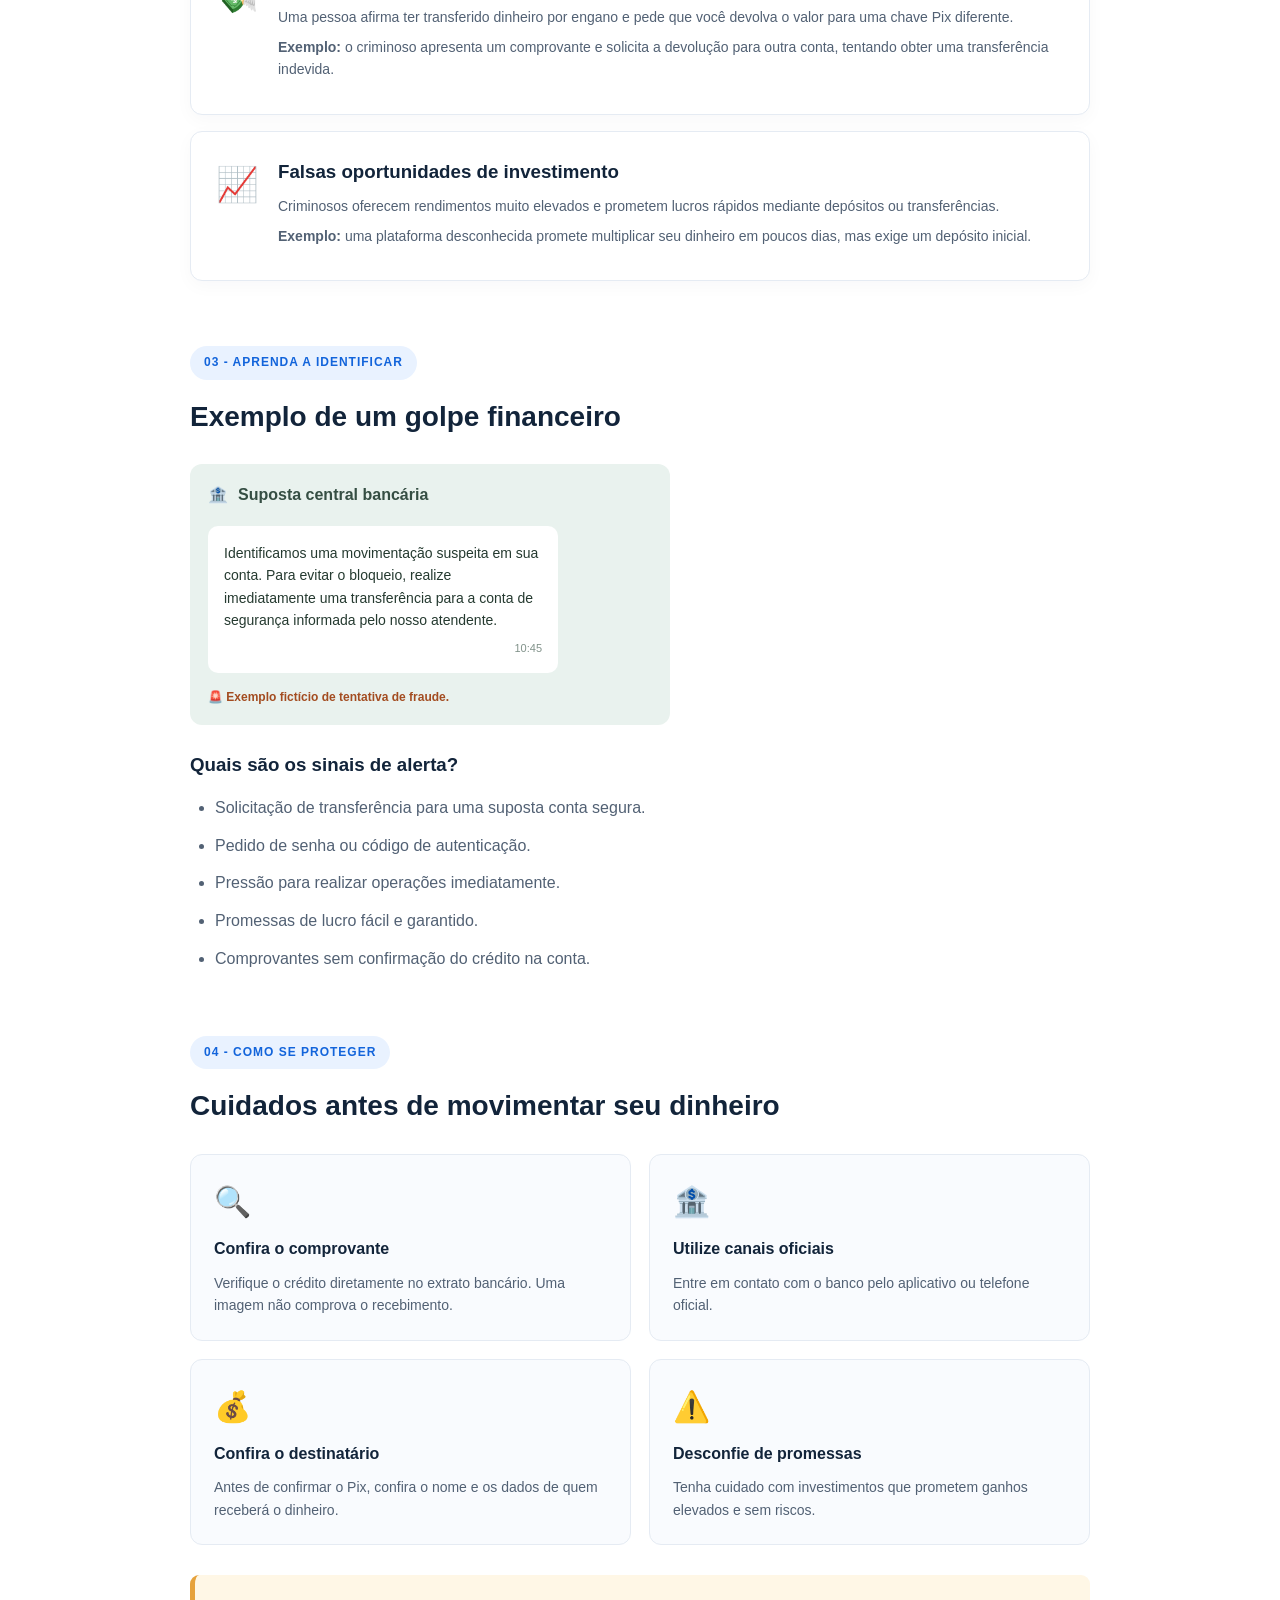
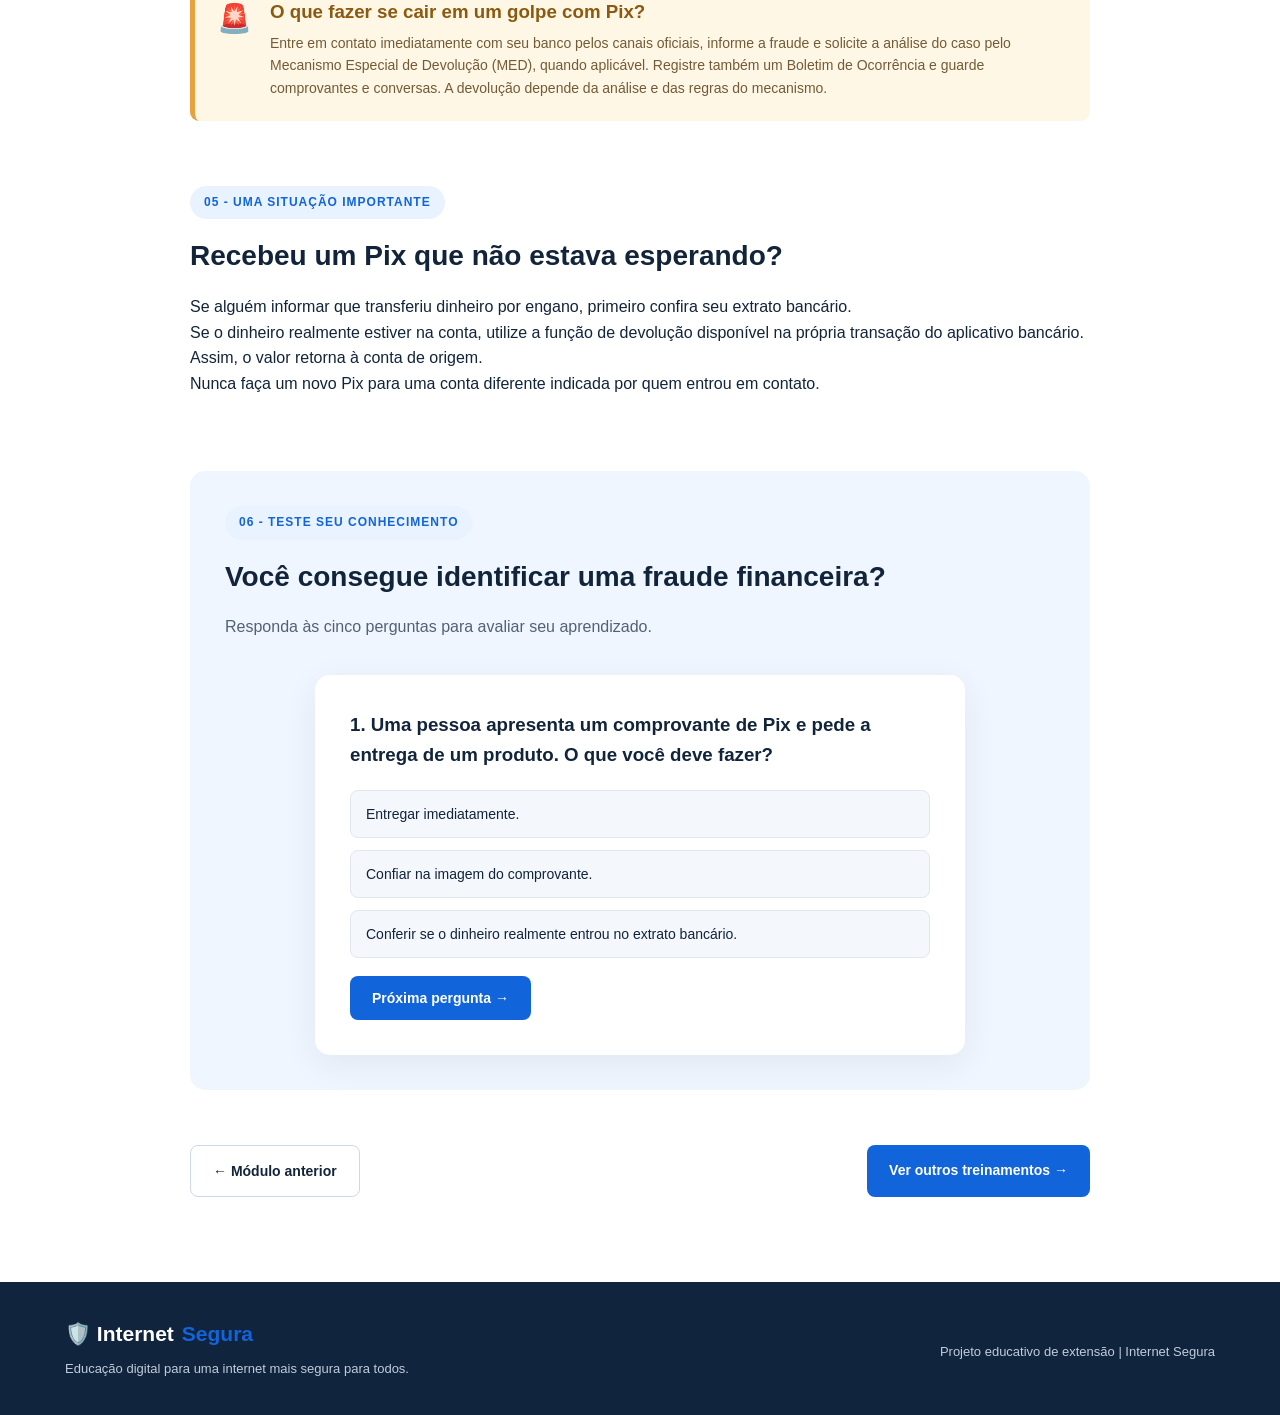
<file: modulo-pix.html>
<!DOCTYPE html>
<html lang="pt-BR">
<head>
    <meta charset="UTF-8">
    <meta name="viewport" content="width=device-width, initial-scale=1.0">
    <meta name="description" content="Treinamento educativo sobre golpes bancários e fraudes envolvendo Pix.">
    <title>Módulo 02 | Golpes Bancários e Pix</title>
    <link rel="stylesheet" href="style.css">
</head>
<body>

<header class="header">
    <div class="container nav-container">
        <a href="index.html" class="logo">
            <span class="logo-icon">🛡️</span>
            <span>Internet<span class="logo-highlight">Segura</span></span>
        </a>
        <nav class="nav-menu">
            <a href="index.html">Início</a>
            <a href="index.html#treinamento">Treinamentos</a>
            <a href="index.html#dicas">Dicas de segurança</a>
        </nav>
        <a href="index.html" class="nav-button">Voltar ao início</a>
    </div>
</header>

<main>

    <section class="module-hero">
        <div class="container">
            <span class="tag">TREINAMENTO GRATUITO | MÓDULO 02</span>
            <h1>Golpes Bancários e <span>Pix</span></h1>
            <p>
                Aprenda a reconhecer fraudes financeiras, proteger seu dinheiro
                e identificar situações suspeitas antes de realizar pagamentos.
            </p>
            <div class="module-meta">
                <span>📚 Conteúdo educativo</span>
                <span>⏱️ Aproximadamente 10 minutos</span>
                <span>🎯 Nível iniciante</span>
            </div>
        </div>
    </section>

    <section class="section-padding">
        <div class="container module-content">

            <div class="module-introduction">
                <span class="tag">01 - ENTENDA O PROBLEMA</span>
                <h2>Como acontecem os golpes financeiros?</h2>
                <p>
                    Os golpes financeiros utilizam diferentes estratégias para
                    convencer as pessoas a transferir dinheiro, fornecer dados
                    bancários ou realizar pagamentos indevidos.
                </p>
                <p>
                    Os criminosos podem se passar por bancos, empresas,
                    vendedores e até mesmo por pessoas conhecidas.
                    Muitas vezes, utilizam a urgência e o medo para fazer
                    a vítima agir sem verificar as informações.
                </p>
            </div>

            <div class="warning-box">
                <span>⚠️</span>
                <div>
                    <h3>Antes de realizar qualquer pagamento</h3>
                    <p>
                        Confira o nome do destinatário, o valor e os dados
                        apresentados no aplicativo do seu banco.
                        Não confie apenas em mensagens ou comprovantes enviados
                        por outras pessoas.
                    </p>
                </div>
            </div>

            <div class="module-topic">
                <span class="tag">02 - PRINCIPAIS FRAUDES</span>
                <h2>Conheça os golpes mais comuns</h2>

                <div class="lesson-card">
                    <div class="lesson-icon">🧾</div>
                    <div>
                        <h3>Falso comprovante de Pix</h3>
                        <p>
                            O golpista apresenta um comprovante falso ou
                            de um Pix agendado, tentando convencer o vendedor
                            de que o pagamento já foi realizado.
                        </p>
                        <p><strong>Exemplo:</strong> uma pessoa compra um produto,
                        apresenta uma imagem de comprovante e solicita a entrega
                        imediata, mesmo sem o dinheiro ter sido creditado.</p>
                    </div>
                </div>

                <div class="lesson-card">
                    <div class="lesson-icon">🏦</div>
                    <div>
                        <h3>Golpe da falsa central bancária</h3>
                        <p>
                            O criminoso entra em contato fingindo ser funcionário
                            do banco e informa sobre uma suposta movimentação
                            suspeita na conta.
                        </p>
                        <p><strong>Exemplo:</strong> alguém liga dizendo que
                        sua conta está em risco e solicita senhas, códigos
                        ou transferências para uma conta supostamente segura.</p>
                    </div>
                </div>

                <div class="lesson-card">
                    <div class="lesson-icon">💸</div>
                    <div>
                        <h3>Golpe do Pix enviado por engano</h3>
                        <p>
                            Uma pessoa afirma ter transferido dinheiro
                            por engano e pede que você devolva o valor
                            para uma chave Pix diferente.
                        </p>
                        <p><strong>Exemplo:</strong> o criminoso apresenta
                        um comprovante e solicita a devolução para outra
                        conta, tentando obter uma transferência indevida.</p>
                    </div>
                </div>

                <div class="lesson-card">
                    <div class="lesson-icon">📈</div>
                    <div>
                        <h3>Falsas oportunidades de investimento</h3>
                        <p>
                            Criminosos oferecem rendimentos muito elevados
                            e prometem lucros rápidos mediante depósitos
                            ou transferências.
                        </p>
                        <p><strong>Exemplo:</strong> uma plataforma desconhecida
                        promete multiplicar seu dinheiro em poucos dias,
                        mas exige um depósito inicial.</p>
                    </div>
                </div>
            </div>

            <div class="module-topic">
                <span class="tag">03 - APRENDA A IDENTIFICAR</span>
                <h2>Exemplo de um golpe financeiro</h2>

                <div class="fake-message">
                    <div class="message-header">
                        <span>🏦</span>
                        <strong>Suposta central bancária</strong>
                    </div>
                    <div class="message-bubble">
                        Identificamos uma movimentação suspeita em sua conta.
                        Para evitar o bloqueio, realize imediatamente uma
                        transferência para a conta de segurança informada
                        pelo nosso atendente.
                        <span class="message-time">10:45</span>
                    </div>
                    <div class="message-alert">
                        🚨 Exemplo fictício de tentativa de fraude.
                    </div>
                </div>

                <h3>Quais são os sinais de alerta?</h3>
                <ul class="security-list">
                    <li>Solicitação de transferência para uma suposta conta segura.</li>
                    <li>Pedido de senha ou código de autenticação.</li>
                    <li>Pressão para realizar operações imediatamente.</li>
                    <li>Promessas de lucro fácil e garantido.</li>
                    <li>Comprovantes sem confirmação do crédito na conta.</li>
                </ul>
            </div>

            <div class="module-topic">
                <span class="tag">04 - COMO SE PROTEGER</span>
                <h2>Cuidados antes de movimentar seu dinheiro</h2>

                <div class="protection-grid">
                    <div class="protection-card">
                        <span>🔍</span>
                        <h3>Confira o comprovante</h3>
                        <p>Verifique o crédito diretamente no extrato bancário. Uma imagem não comprova o recebimento.</p>
                    </div>

                    <div class="protection-card">
                        <span>🏦</span>
                        <h3>Utilize canais oficiais</h3>
                        <p>Entre em contato com o banco pelo aplicativo ou telefone oficial.</p>
                    </div>

                    <div class="protection-card">
                        <span>💰</span>
                        <h3>Confira o destinatário</h3>
                        <p>Antes de confirmar o Pix, confira o nome e os dados de quem receberá o dinheiro.</p>
                    </div>

                    <div class="protection-card">
                        <span>⚠️</span>
                        <h3>Desconfie de promessas</h3>
                        <p>Tenha cuidado com investimentos que prometem ganhos elevados e sem riscos.</p>
                    </div>
                </div>
            </div>

            <div class="warning-box">
                <span>🚨</span>
                <div>
                    <h3>O que fazer se cair em um golpe com Pix?</h3>
                    <p>
                        Entre em contato imediatamente com seu banco pelos
                        canais oficiais, informe a fraude e solicite a análise
                        do caso pelo Mecanismo Especial de Devolução (MED),
                        quando aplicável. Registre também um Boletim de
                        Ocorrência e guarde comprovantes e conversas.
                        A devolução depende da análise e das regras do mecanismo.
                    </p>
                </div>
            </div>

            <div class="module-topic">
                <span class="tag">05 - UMA SITUAÇÃO IMPORTANTE</span>
                <h2>Recebeu um Pix que não estava esperando?</h2>
                <p>
                    Se alguém informar que transferiu dinheiro por engano,
                    primeiro confira seu extrato bancário.
                </p>
                <p>
                    Se o dinheiro realmente estiver na conta, utilize
                    a função de devolução disponível na própria transação
                    do aplicativo bancário. Assim, o valor retorna à conta
                    de origem.
                </p>
                <p>
                    Nunca faça um novo Pix para uma conta diferente indicada
                    por quem entrou em contato.
                </p>
            </div>

            <section class="module-quiz" id="teste">
                <span class="tag">06 - TESTE SEU CONHECIMENTO</span>
                <h2>Você consegue identificar uma fraude financeira?</h2>
                <p>Responda às cinco perguntas para avaliar seu aprendizado.</p>

                <div class="quiz-box">
                    <h3 id="module-question">Carregando pergunta...</h3>
                    <div id="module-answers" class="answers"></div>
                    <p id="module-feedback" class="feedback"></p>
                    <button id="module-next" class="btn-primary" hidden>
                        Próxima pergunta →
                    </button>
                    <div id="module-result" hidden></div>
                </div>
            </section>

            <div class="module-navigation">
                <a href="modulo-whatsapp.html" class="btn-secondary">
                    ← Módulo anterior
                </a>
                <a href="index.html#treinamento" class="btn-primary">
                    Ver outros treinamentos →
                </a>
            </div>

        </div>
    </section>

</main>

<footer class="footer">
    <div class="container footer-content">
        <div>
            <a href="index.html" class="logo footer-logo">
                🛡️ Internet<span class="logo-highlight">Segura</span>
            </a>
            <p>Educação digital para uma internet mais segura para todos.</p>
        </div>
        <p class="footer-copy">
            Projeto educativo de extensão | Internet Segura
        </p>
    </div>
</footer>

<script src="script-pix.js"></script>
</body>
</html>
</file>
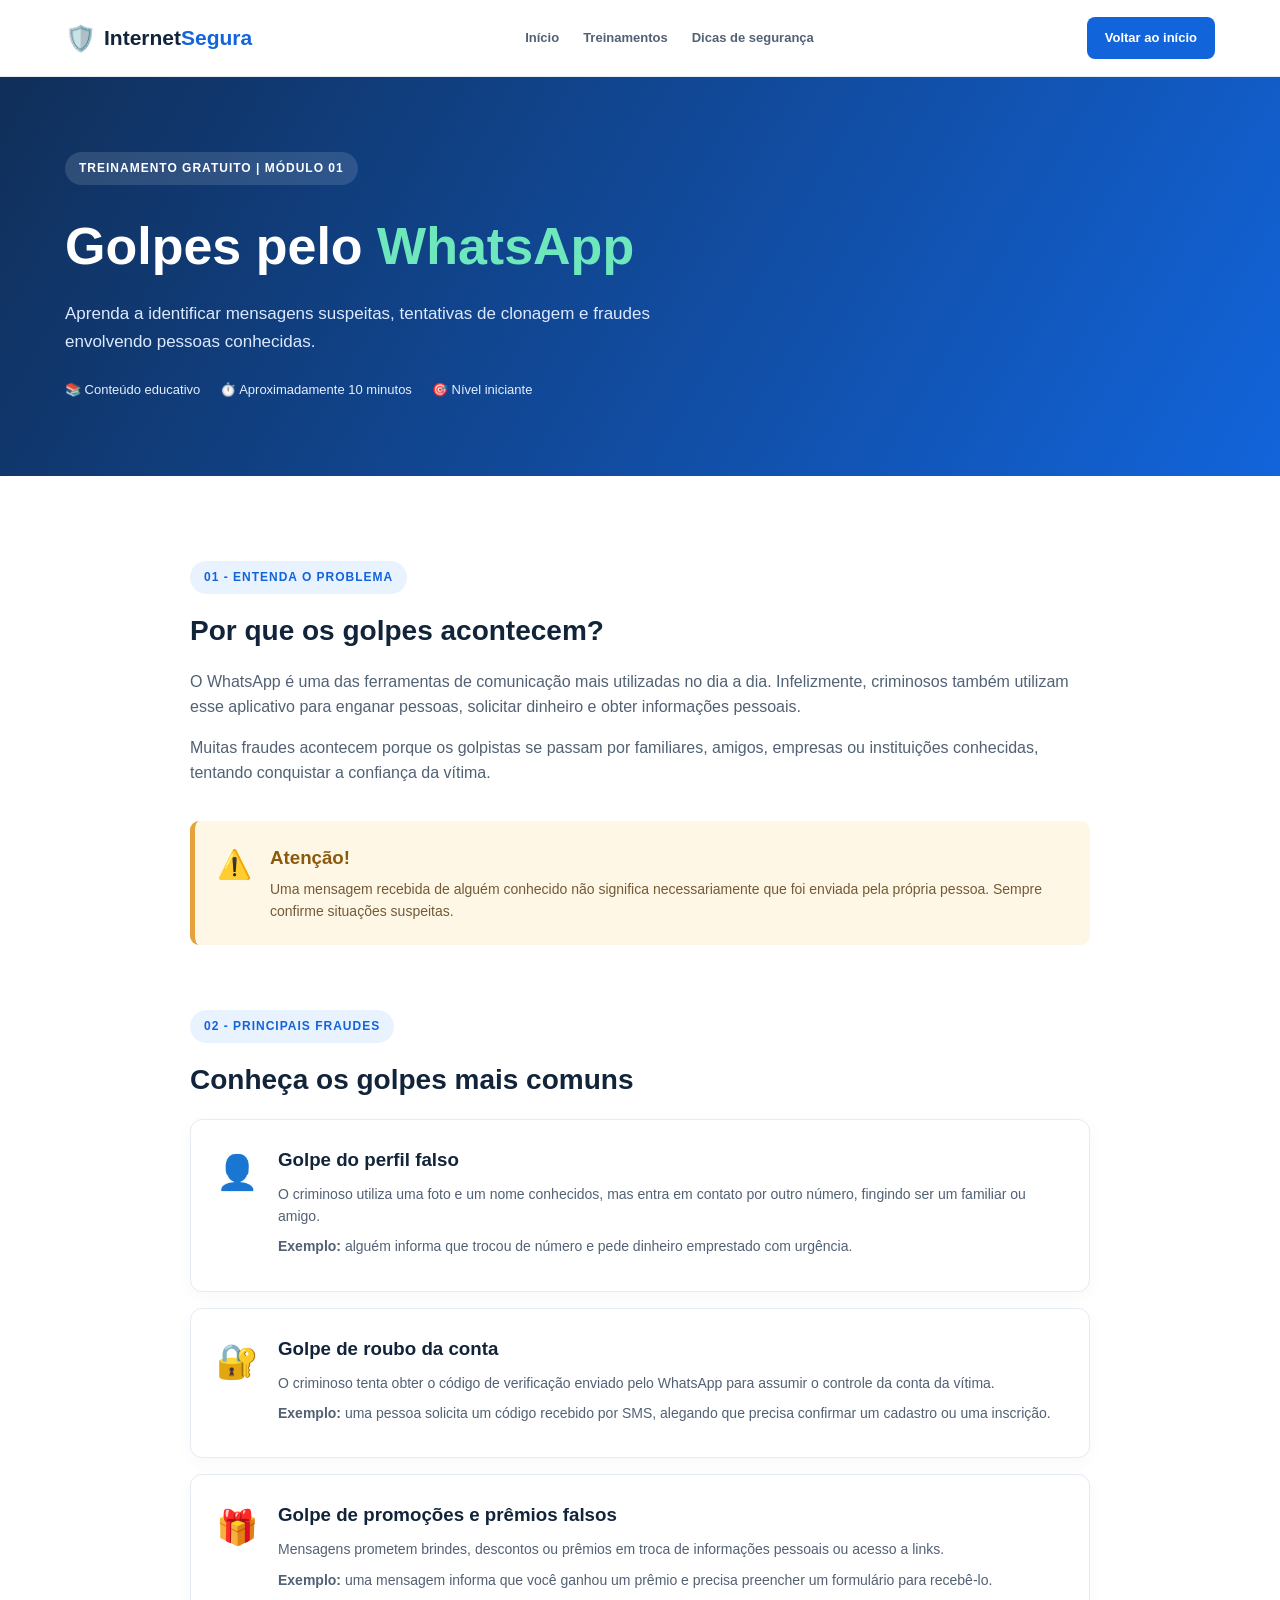
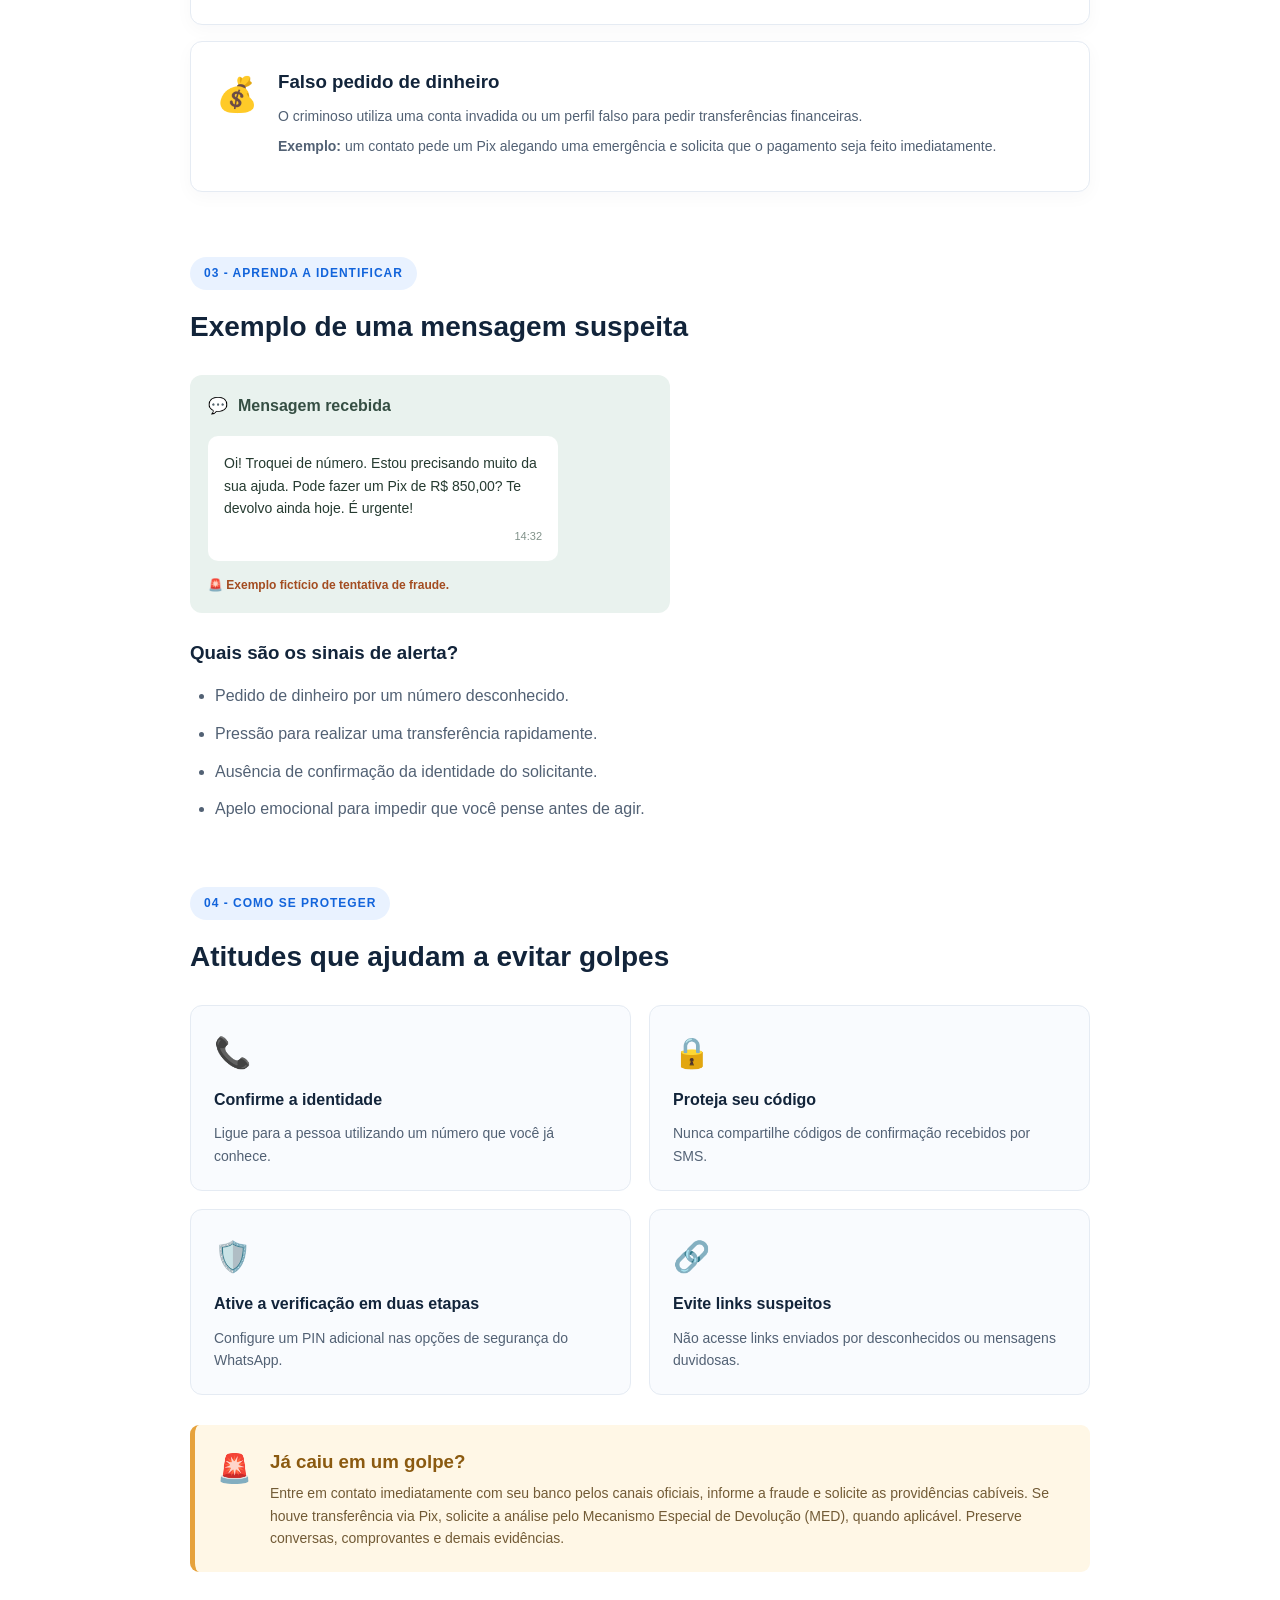
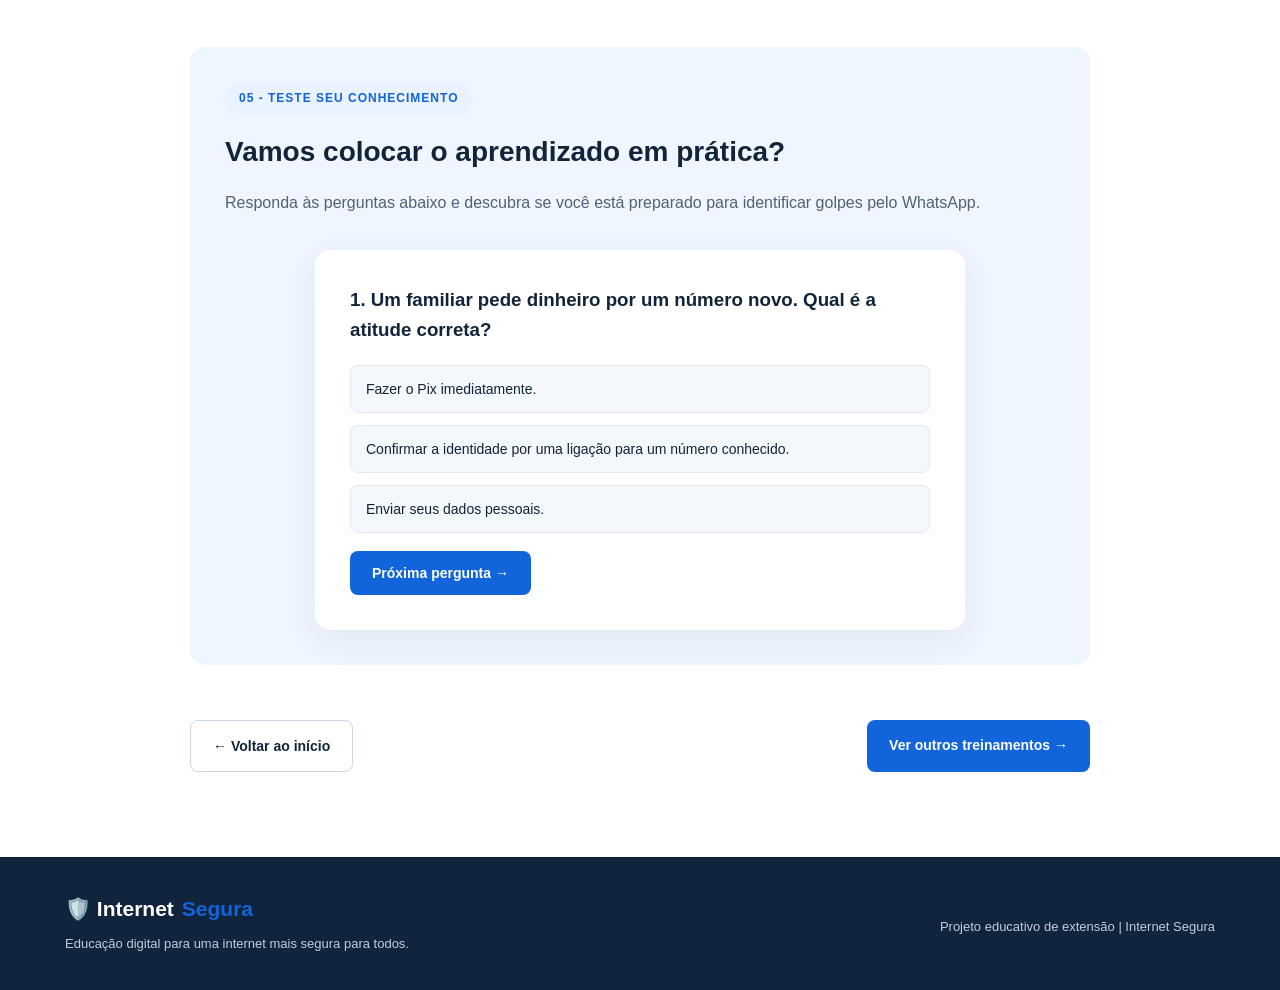
<file: modulo-whatsapp.html>
<!DOCTYPE html>
<html lang="pt-BR">
<head>
    <meta charset="UTF-8">
    <meta name="viewport" content="width=device-width, initial-scale=1.0">
    <meta name="description" content="Treinamento gratuito sobre golpes pelo WhatsApp e proteção digital.">
    <title>Módulo 01 | Golpes pelo WhatsApp - Internet Segura</title>
    <link rel="stylesheet" href="style.css">
</head>

<body>

<header class="header">
    <div class="container nav-container">
        <a href="index.html" class="logo">
            <span class="logo-icon">🛡️</span>
            <span>Internet<span class="logo-highlight">Segura</span></span>
        </a>

        <nav class="nav-menu">
            <a href="index.html">Início</a>
            <a href="index.html#treinamento">Treinamentos</a>
            <a href="index.html#dicas">Dicas de segurança</a>
        </nav>

        <a href="index.html" class="nav-button">Voltar ao início</a>
    </div>
</header>

<main>

    <section class="module-hero">
        <div class="container">
            <span class="tag">TREINAMENTO GRATUITO | MÓDULO 01</span>

            <h1>Golpes pelo <span>WhatsApp</span></h1>

            <p>
                Aprenda a identificar mensagens suspeitas, tentativas de
                clonagem e fraudes envolvendo pessoas conhecidas.
            </p>

            <div class="module-meta">
                <span>📚 Conteúdo educativo</span>
                <span>⏱️ Aproximadamente 10 minutos</span>
                <span>🎯 Nível iniciante</span>
            </div>
        </div>
    </section>

    <section class="section-padding">
        <div class="container module-content">

            <div class="module-introduction">
                <span class="tag">01 - ENTENDA O PROBLEMA</span>
                <h2>Por que os golpes acontecem?</h2>

                <p>
                    O WhatsApp é uma das ferramentas de comunicação mais
                    utilizadas no dia a dia. Infelizmente, criminosos também
                    utilizam esse aplicativo para enganar pessoas, solicitar
                    dinheiro e obter informações pessoais.
                </p>

                <p>
                    Muitas fraudes acontecem porque os golpistas se passam
                    por familiares, amigos, empresas ou instituições
                    conhecidas, tentando conquistar a confiança da vítima.
                </p>
            </div>

            <div class="warning-box">
                <span>⚠️</span>
                <div>
                    <h3>Atenção!</h3>
                    <p>
                        Uma mensagem recebida de alguém conhecido não significa
                        necessariamente que foi enviada pela própria pessoa.
                        Sempre confirme situações suspeitas.
                    </p>
                </div>
            </div>

            <div class="module-topic">
                <span class="tag">02 - PRINCIPAIS FRAUDES</span>
                <h2>Conheça os golpes mais comuns</h2>

                <div class="lesson-card">
                    <div class="lesson-icon">👤</div>
                    <div>
                        <h3>Golpe do perfil falso</h3>
                        <p>
                            O criminoso utiliza uma foto e um nome conhecidos,
                            mas entra em contato por outro número, fingindo ser
                            um familiar ou amigo.
                        </p>
                        <p><strong>Exemplo:</strong> alguém informa que trocou
                            de número e pede dinheiro emprestado com urgência.</p>
                    </div>
                </div>

                <div class="lesson-card">
                    <div class="lesson-icon">🔐</div>
                    <div>
                        <h3>Golpe de roubo da conta</h3>
                        <p>
                            O criminoso tenta obter o código de verificação
                            enviado pelo WhatsApp para assumir o controle
                            da conta da vítima.
                        </p>
                        <p><strong>Exemplo:</strong> uma pessoa solicita um
                            código recebido por SMS, alegando que precisa
                            confirmar um cadastro ou uma inscrição.</p>
                    </div>
                </div>

                <div class="lesson-card">
                    <div class="lesson-icon">🎁</div>
                    <div>
                        <h3>Golpe de promoções e prêmios falsos</h3>
                        <p>
                            Mensagens prometem brindes, descontos ou prêmios
                            em troca de informações pessoais ou acesso a links.
                        </p>
                        <p><strong>Exemplo:</strong> uma mensagem informa que
                            você ganhou um prêmio e precisa preencher um
                            formulário para recebê-lo.</p>
                    </div>
                </div>

                <div class="lesson-card">
                    <div class="lesson-icon">💰</div>
                    <div>
                        <h3>Falso pedido de dinheiro</h3>
                        <p>
                            O criminoso utiliza uma conta invadida ou um perfil
                            falso para pedir transferências financeiras.
                        </p>
                        <p><strong>Exemplo:</strong> um contato pede um Pix
                            alegando uma emergência e solicita que o pagamento
                            seja feito imediatamente.</p>
                    </div>
                </div>
            </div>

            <div class="module-topic">
                <span class="tag">03 - APRENDA A IDENTIFICAR</span>
                <h2>Exemplo de uma mensagem suspeita</h2>

                <div class="fake-message">
                    <div class="message-header">
                        <span>💬</span>
                        <strong>Mensagem recebida</strong>
                    </div>

                    <div class="message-bubble">
                        Oi! Troquei de número. Estou precisando muito
                        da sua ajuda. Pode fazer um Pix de R$ 850,00?
                        Te devolvo ainda hoje. É urgente!
                        <span class="message-time">14:32</span>
                    </div>

                    <div class="message-alert">
                        🚨 Exemplo fictício de tentativa de fraude.
                    </div>
                </div>

                <h3>Quais são os sinais de alerta?</h3>

                <ul class="security-list">
                    <li>Pedido de dinheiro por um número desconhecido.</li>
                    <li>Pressão para realizar uma transferência rapidamente.</li>
                    <li>Ausência de confirmação da identidade do solicitante.</li>
                    <li>Apelo emocional para impedir que você pense antes de agir.</li>
                </ul>
            </div>

            <div class="module-topic">
                <span class="tag">04 - COMO SE PROTEGER</span>
                <h2>Atitudes que ajudam a evitar golpes</h2>

                <div class="protection-grid">
                    <div class="protection-card">
                        <span>📞</span>
                        <h3>Confirme a identidade</h3>
                        <p>Ligue para a pessoa utilizando um número que você já conhece.</p>
                    </div>

                    <div class="protection-card">
                        <span>🔒</span>
                        <h3>Proteja seu código</h3>
                        <p>Nunca compartilhe códigos de confirmação recebidos por SMS.</p>
                    </div>

                    <div class="protection-card">
                        <span>🛡️</span>
                        <h3>Ative a verificação em duas etapas</h3>
                        <p>Configure um PIN adicional nas opções de segurança do WhatsApp.</p>
                    </div>

                    <div class="protection-card">
                        <span>🔗</span>
                        <h3>Evite links suspeitos</h3>
                        <p>Não acesse links enviados por desconhecidos ou mensagens duvidosas.</p>
                    </div>
                </div>
            </div>

            <div class="warning-box">
                <span>🚨</span>
                <div>
                    <h3>Já caiu em um golpe?</h3>
                    <p>
                        Entre em contato imediatamente com seu banco pelos
                        canais oficiais, informe a fraude e solicite as
                        providências cabíveis. Se houve transferência via Pix,
                        solicite a análise pelo Mecanismo Especial de Devolução
                        (MED), quando aplicável. Preserve conversas,
                        comprovantes e demais evidências.
                    </p>
                </div>
            </div>

            <section class="module-quiz" id="teste">
                <span class="tag">05 - TESTE SEU CONHECIMENTO</span>
                <h2>Vamos colocar o aprendizado em prática?</h2>

                <p>
                    Responda às perguntas abaixo e descubra se você está
                    preparado para identificar golpes pelo WhatsApp.
                </p>

                <div class="quiz-box">
                    <h3 id="module-question">Carregando pergunta...</h3>
                    <div id="module-answers" class="answers"></div>
                    <p id="module-feedback" class="feedback"></p>

                    <button id="module-next" class="btn-primary" hidden>
                        Próxima pergunta →
                    </button>

                    <div id="module-result" hidden></div>
                </div>
            </section>

            <div class="module-navigation">
                <a href="index.html" class="btn-secondary">← Voltar ao início</a>
                <a href="index.html#treinamento" class="btn-primary">
                    Ver outros treinamentos →
                </a>
            </div>

        </div>
    </section>

</main>

<footer class="footer">
    <div class="container footer-content">
        <div>
            <a href="index.html" class="logo footer-logo">
                🛡️ Internet<span class="logo-highlight">Segura</span>
            </a>
            <p>Educação digital para uma internet mais segura para todos.</p>
        </div>

        <p class="footer-copy">
            Projeto educativo de extensão | Internet Segura
        </p>
    </div>
</footer>

<script src="script-whatsapp.js"></script>

</body>
</html>
</file>
<file: style.css>
/* CONFIGURAÇÕES GERAIS */
* {
    margin: 0;
    padding: 0;
    box-sizing: border-box;
    scroll-behavior: smooth;
}

:root {
    --primary: #1264db;
    --primary-dark: #0c3d82;
    --secondary: #13b98a;
    --dark: #12243a;
    --text: #526174;
    --light: #f4f8fd;
    --white: #ffffff;
}

body {
    font-family: Arial, Helvetica, sans-serif;
    color: var(--dark);
    line-height: 1.6;
    background: var(--white);
}

.container {
    width: 90%;
    max-width: 1150px;
    margin: auto;
}

.section-padding {
    padding: 85px 0;
}

.text-center {
    text-align: center;
}

.tag {
    display: inline-block;
    color: var(--primary);
    background: #e9f2ff;
    padding: 7px 14px;
    border-radius: 30px;
    font-size: 12px;
    font-weight: bold;
    letter-spacing: 1px;
}

/* CABEÇALHO */

.header {
    background: var(--white);
    border-bottom: 1px solid #e8edf4;
    position: sticky;
    top: 0;
    z-index: 100;
}

.nav-container {
    min-height: 76px;
    display: flex;
    align-items: center;
    justify-content: space-between;
    gap: 20px;
}

.logo {
    display: flex;
    align-items: center;
    gap: 8px;
    text-decoration: none;
    color: var(--dark);
    font-size: 21px;
    font-weight: bold;
}

.logo-icon {
    font-size: 25px;
}

.logo-highlight {
    color: var(--primary);
}

.nav-menu {
    display: flex;
    gap: 24px;
}

.nav-menu a {
    text-decoration: none;
    color: var(--text);
    font-size: 13px;
    font-weight: bold;
}

.nav-menu a:hover {
    color: var(--primary);
}

.nav-button {
    background: var(--primary);
    color: white;
    text-decoration: none;
    padding: 11px 18px;
    border-radius: 8px;
    font-size: 13px;
    font-weight: bold;
}

/* INÍCIO */

.hero {
    background: linear-gradient(120deg, #edf5ff, #f8fbff);
    padding: 90px 0;
    overflow: hidden;
}

.hero-content {
    display: grid;
    grid-template-columns: 1.2fr 0.8fr;
    align-items: center;
    gap: 60px;
}

.hero h1 {
    font-size: clamp(36px, 5vw, 56px);
    line-height: 1.15;
    margin: 22px 0;
    letter-spacing: -1.5px;
}

.hero h1 span {
    color: var(--primary);
}

.hero-text > p {
    color: var(--text);
    max-width: 550px;
    margin-bottom: 28px;
    font-size: 17px;
}

.hero-buttons {
    display: flex;
    flex-wrap: wrap;
    gap: 12px;
}

.btn-primary,
.btn-secondary {
    display: inline-block;
    padding: 14px 22px;
    border-radius: 8px;
    text-decoration: none;
    font-size: 14px;
    font-weight: bold;
    border: none;
    cursor: pointer;
    transition: 0.2s;
}

.btn-primary {
    background: var(--primary);
    color: white;
}

.btn-primary:hover {
    background: var(--primary-dark);
    transform: translateY(-2px);
}

.btn-secondary {
    border: 1px solid #cbd8e9;
    color: var(--dark);
    background: white;
}

.hero-info {
    display: flex;
    flex-wrap: wrap;
    gap: 17px;
    margin-top: 28px;
    font-size: 12px;
    color: #39745f;
    font-weight: bold;
}

.hero-image {
    min-height: 350px;
    position: relative;
    display: flex;
    align-items: center;
    justify-content: center;
}

.shield-circle {
    width: 260px;
    height: 260px;
    background: linear-gradient(145deg, #1264db, #0b367b);
    border-radius: 50%;
    display: flex;
    align-items: center;
    justify-content: center;
    box-shadow: 0 25px 60px #1264db40;
}

.shield-circle span {
    font-size: 115px;
}

.floating-card {
    position: absolute;
    background: white;
    padding: 14px 19px;
    border-radius: 12px;
    box-shadow: 0 8px 25px #12243a18;
    font-size: 13px;
    font-weight: bold;
}

.card-top {
    top: 40px;
    right: 0;
}

.card-bottom {
    bottom: 45px;
    left: 0;
    color: #14865e;
}

/* APRESENTAÇÃO */

.intro {
    background: white;
}

.intro h2,
.section-heading h2,
.quiz-container h2 {
    font-size: 32px;
    margin: 15px 0;
}

.intro p {
    max-width: 750px;
    margin: auto;
    color: var(--text);
}

/* TREINAMENTO */

.training {
    background: var(--light);
}

.section-heading {
    margin-bottom: 38px;
}

.section-heading p {
    color: var(--text);
    margin-top: 8px;
}


.training-grid {
    display: grid;
    grid-template-columns: repeat(2, minmax(0, 1fr));
    gap: 24px;
    align-items: stretch;
}


.training-card {
    background: white;
    padding: 26px 22px;
    border-radius: 13px;
    border: 1px solid #e7edf5;
    transition: 0.2s;
}

.training-card:hover {
    transform: translateY(-5px);
    box-shadow: 0 12px 30px #12243a12;
}

.card-icon {
    font-size: 35px;
    margin-bottom: 15px;
}

.module-number {
    color: var(--primary);
    font-size: 11px;
    font-weight: bold;
}

.training-card h3 {
    margin: 10px 0;
    font-size: 18px;
}

.training-card p {
    font-size: 13px;
    color: var(--text);
    min-height: 95px;
}

.training-card a {
    display: inline-block;
    color: var(--primary);
    text-decoration: none;
    font-size: 13px;
    font-weight: bold;
    margin-top: 15px;
}

/* DICAS */

.tips {
    background: white;
}

.tips-grid {
    display: grid;
    grid-template-columns: repeat(3, 1fr);
    gap: 25px;
}

.tip-item {
    padding: 24px;
    border: 1px solid #e8edf4;
    border-radius: 12px;
}

.tip-item > span {
    font-size: 32px;
}

.tip-item h3 {
    margin: 10px 0;
    font-size: 17px;
}

.tip-item p {
    color: var(--text);
    font-size: 14px;
}

/* QUESTIONÁRIO */

.quiz-section {
    background: linear-gradient(120deg, #edf5ff, #f6fbff);
    text-align: center;
}

.quiz-container > p {
    color: var(--text);
}

.quiz-box {
    max-width: 650px;
    margin: 35px auto 0;
    background: white;
    padding: 35px;
    border-radius: 15px;
    box-shadow: 0 10px 35px #12243a12;
    text-align: left;
}

.quiz-box h3 {
    margin-bottom: 20px;
}

.answers {
    display: grid;
    gap: 12px;
}

.answer-button {
    width: 100%;
    padding: 15px;
    text-align: left;
    background: #f4f7fb;
    border: 1px solid #e0e7f0;
    border-radius: 8px;
    cursor: pointer;
    color: var(--dark);
    font-size: 14px;
}

.answer-button:hover:not(:disabled) {
    border-color: var(--primary);
    background: #edf5ff;
}

.answer-button:disabled {
    cursor: default;
}

.answer-button.correct {
    background: #e6f8ef;
    border-color: #19a66d;
}

.answer-button.incorrect {
    background: #fff0f0;
    border-color: #dc5555;
}

.feedback {
    margin: 18px 0;
    font-size: 14px;
    font-weight: bold;
}

#quiz-result {
    margin-top: 20px;
    font-weight: bold;
}

/* RODAPÉ */

.footer {
    background: #10243d;
    color: white;
    padding: 35px 0;
}

.footer-content {
    display: flex;
    justify-content: space-between;
    align-items: center;
    gap: 25px;
}

.footer-logo {
    color: white;
}

.footer-content p {
    color: #c0ccda;
    font-size: 13px;
    margin-top: 8px;
}

.footer-copy {
    text-align: right;
}

/* RESPONSIVIDADE */

@media (max-width: 950px) {
    .nav-menu {
        gap: 12px;
    }

    .training-grid {
        grid-template-columns: repeat(2, 1fr);
    }

    .hero-content {
        gap: 25px;
    }
}

@media (max-width: 700px) {
    .nav-container {
        flex-wrap: wrap;
        padding: 15px 0;
    }

    .nav-menu {
        order: 3;
        width: 100%;
        overflow-x: auto;
        padding: 10px 0;
    }

    .nav-menu a {
        white-space: nowrap;
    }

    .nav-button {
        font-size: 11px;
    }

    .hero {
        padding: 60px 0;
    }

    .hero-content {
        grid-template-columns: 1fr;
    }

    .hero-image {
        min-height: 280px;
    }

    .shield-circle {
        width: 200px;
        height: 200px;
    }

    .shield-circle span {
        font-size: 85px;
    }

    .card-top {
        right: 0;
        top: 10px;
    }

    .card-bottom {
        bottom: 10px;
    }

    .training-grid,
    .tips-grid {
        grid-template-columns: 1fr;
    }

    .training-card p {
        min-height: auto;
    }

    .footer-content {
        flex-direction: column;
        align-items: flex-start;
    }

    .footer-copy {
        text-align: left;
    }

    .intro h2,
    .section-heading h2,
    .quiz-container h2 {
        font-size: 26px;
    }

    .quiz-box {
        padding: 22px;
    }
}

/* MÓDULO DE TREINAMENTO */

.module-hero {
    background: linear-gradient(120deg, #102f59, #1264db);
    color: white;
    padding: 75px 0;
}

.module-hero .tag {
    background: #ffffff20;
    color: white;
}

.module-hero h1 {
    font-size: clamp(36px, 5vw, 52px);
    margin: 20px 0 12px;
}

.module-hero h1 span {
    color: #6ee7bd;
}

.module-hero p {
    max-width: 650px;
    color: #dceaff;
    font-size: 17px;
}

.module-meta {
    display: flex;
    flex-wrap: wrap;
    gap: 20px;
    margin-top: 25px;
    font-size: 13px;
    color: #e4efff;
}

.module-content {
    max-width: 900px;
}

.module-introduction {
    margin-bottom: 35px;
}

.module-introduction h2,
.module-topic h2,
.module-quiz h2 {
    font-size: 28px;
    margin: 15px 0;
}

.module-introduction p {
    color: var(--text);
    margin-bottom: 15px;
}

.module-topic {
    margin-top: 65px;
}

.module-topic > h3 {
    margin: 25px 0 15px;
}

.warning-box {
    display: flex;
    gap: 18px;
    background: #fff7e6;
    border-left: 5px solid #e6a23c;
    padding: 22px;
    border-radius: 9px;
    margin: 30px 0;
}

.warning-box > span {
    font-size: 28px;
}

.warning-box h3 {
    margin-bottom: 5px;
    color: #8b5a10;
}

.warning-box p {
    color: #725b36;
    font-size: 14px;
}

.lesson-card {
    display: flex;
    gap: 20px;
    padding: 25px;
    background: white;
    border: 1px solid #e5ebf3;
    border-radius: 12px;
    margin-top: 16px;
    box-shadow: 0 5px 18px #12243a08;
}

.lesson-icon {
    font-size: 34px;
}

.lesson-card h3 {
    margin-bottom: 8px;
}

.lesson-card p {
    color: var(--text);
    font-size: 14px;
    margin-bottom: 8px;
}

.fake-message {
    max-width: 480px;
    background: #e9f2ee;
    padding: 18px;
    border-radius: 12px;
    margin: 25px 0;
}

.message-header {
    display: flex;
    gap: 10px;
    align-items: center;
    margin-bottom: 18px;
    color: #354e43;
}

.message-bubble {
    position: relative;
    background: white;
    border-radius: 10px;
    padding: 16px;
    font-size: 14px;
    color: #253a30;
    max-width: 350px;
}

.message-time {
    display: block;
    text-align: right;
    color: #81928a;
    font-size: 11px;
    margin-top: 8px;
}

.message-alert {
    margin-top: 15px;
    font-size: 12px;
    color: #a34c20;
    font-weight: bold;
}

.security-list {
    padding-left: 25px;
    color: var(--text);
}

.security-list li {
    margin: 12px 0;
}

.protection-grid {
    display: grid;
    grid-template-columns: repeat(2, 1fr);
    gap: 18px;
    margin-top: 25px;
}

.protection-card {
    padding: 23px;
    border: 1px solid #e5ebf3;
    border-radius: 12px;
    background: #f9fbfe;
}

.protection-card span {
    font-size: 30px;
}

.protection-card h3 {
    margin: 10px 0;
    font-size: 16px;
}

.protection-card p {
    color: var(--text);
    font-size: 14px;
}

.module-quiz {
    margin-top: 75px;
    padding: 35px;
    background: #f0f6ff;
    border-radius: 15px;
}

.module-quiz > p {
    color: var(--text);
}

.module-navigation {
    display: flex;
    justify-content: space-between;
    flex-wrap: wrap;
    gap: 15px;
    margin-top: 55px;
}

@media (max-width: 600px) {
    .module-hero {
        padding: 55px 0;
    }

    .module-meta {
        flex-direction: column;
        gap: 8px;
    }

    .lesson-card {
        flex-direction: column;
    }

    .protection-grid {
        grid-template-columns: 1fr;
    }

    .module-quiz {
        padding: 22px;
    }

    .module-navigation {
        flex-direction: column;
    }

    .module-navigation a {
        text-align: center;
    }
}

/* PAINEL DE PROGRESSO */

.progress-card {
    background: white;
    padding: 28px;
    border-radius: 13px;
    border: 1px solid #e7edf5;
    box-shadow: 0 8px 25px #12243a0a;
}

.progress-info {
    display: flex;
    justify-content: space-between;
    align-items: center;
    gap: 15px;
    margin-bottom: 15px;
}

.progress-info strong {
    color: var(--dark);
    font-size: 15px;
}

#progress-count {
    color: var(--primary);
    font-weight: bold;
}

.progress-bar {
    width: 100%;
    height: 12px;
    background: #e7edf5;
    border-radius: 20px;
    overflow: hidden;
}

#progress-fill {
    width: 0%;
    height: 100%;
    background: #16a34a;
    border-radius: 20px;
    transition: width 0.4s ease;
}

#progress-list {
    display: grid;
    gap: 12px;
    margin-top: 22px;
}

.progress-item {
    display: flex;
    justify-content: space-between;
    align-items: center;
    gap: 12px;
    padding: 12px 15px;
    background: #f7f9fc;
    border-radius: 9px;
    font-size: 14px;
}

.progress-status {
    color: #64748b;
    font-size: 12px;
    font-weight: bold;
}

.progress-status.completed {
    color: #16a34a;
}

@media (max-width: 600px) {
    .progress-card {
        padding: 20px;
    }

    .progress-item {
        align-items: flex-start;
        flex-direction: column;
    }
}

/* CERTIFICADO DE CONCLUSAO */

.certificate {
    max-width: 850px;
    margin: 35px auto 25px;
    padding: 15px;
    background: #ffffff;
    border: 5px solid #1e40af;
    border-radius: 12px;
    box-shadow: 0 8px 25px #12243a15;
}

.certificate-content {
    border: 2px solid #dbeafe;
    padding: 45px 35px;
    text-align: center;
}

.certificate-icon {
    font-size: 48px;
}

.certificate-content h2 {
    color: #1e40af;
    font-size: 30px;
    margin: 12px 0;
    letter-spacing: 2px;
}

.certificate-subtitle {
    color: #16a34a;
    font-weight: bold;
    letter-spacing: 3px;
    margin-bottom: 35px;
}

.certificate-text {
    color: #64748b;
    font-size: 17px;
}

.certificate-content h1 {
    color: #1e293b;
    font-size: 34px;
    margin: 15px 0;
    overflow-wrap: anywhere;
}

.certificate-description {
    color: #475569;
    font-size: 16px;
    line-height: 1.8;
    max-width: 650px;
    margin: 20px auto;
}

.certificate-date {
    color: #64748b;
    margin-top: 30px;
}

.certificate-footer {
    border-top: 1px solid #dbeafe;
    margin-top: 40px;
    padding-top: 20px;
    display: flex;
    flex-direction: column;
    gap: 8px;
    color: #1e40af;
    font-size: 13px;
}

#certificate-result {
    text-align: center;
}

#print-certificate {
    margin: 10px auto 30px;
}


@media print {
    @page {
        size: A4 landscape;
        margin: 10mm;
    }

    html,
    body {
        width: 100%;
        min-height: 0;
        margin: 0;
    }

    /* Remove o restante do site do fluxo de impressão para evitar páginas vazias. */
    body > * {
        display: none !important;
    }

    #certificate-section {
        display: block !important;
        padding: 0 !important;
    }

    #certificate-section > .container {
        width: 100%;
        max-width: none;
        margin: 0;
    }

    #certificate-section > .container > *:not(#certificate-result) {
        display: none !important;
    }

    #certificate-result {
        display: block !important;
        width: 100%;
        margin: 0;
    }

    #certificate {
        display: block !important;
        width: 100%;
        max-width: none;
        margin: 0;
        padding: 7mm;
        box-shadow: none;
        box-sizing: border-box;
        border-radius: 0;
        break-inside: avoid;
        -webkit-print-color-adjust: exact;
        print-color-adjust: exact;
    }

    #certificate .certificate-content {
        padding: 7mm 12mm;
    }

    #certificate .certificate-icon {
        font-size: 34px;
    }

    #certificate .certificate-content h2 {
        font-size: 25px;
        margin: 5px 0;
    }

    #certificate .certificate-subtitle {
        margin-bottom: 14px;
    }

    #certificate .certificate-content h1 {
        font-size: 29px;
        margin: 8px 0;
    }

    #certificate .certificate-description {
        margin: 10px auto;
        line-height: 1.5;
    }

    #certificate .certificate-date {
        margin-top: 12px;
    }

    #certificate .certificate-footer {
        margin-top: 15px;
        padding-top: 10px;
        gap: 4px;
        break-inside: avoid;
    }

    #print-certificate {
        display: none !important;
    }
}
</file>
